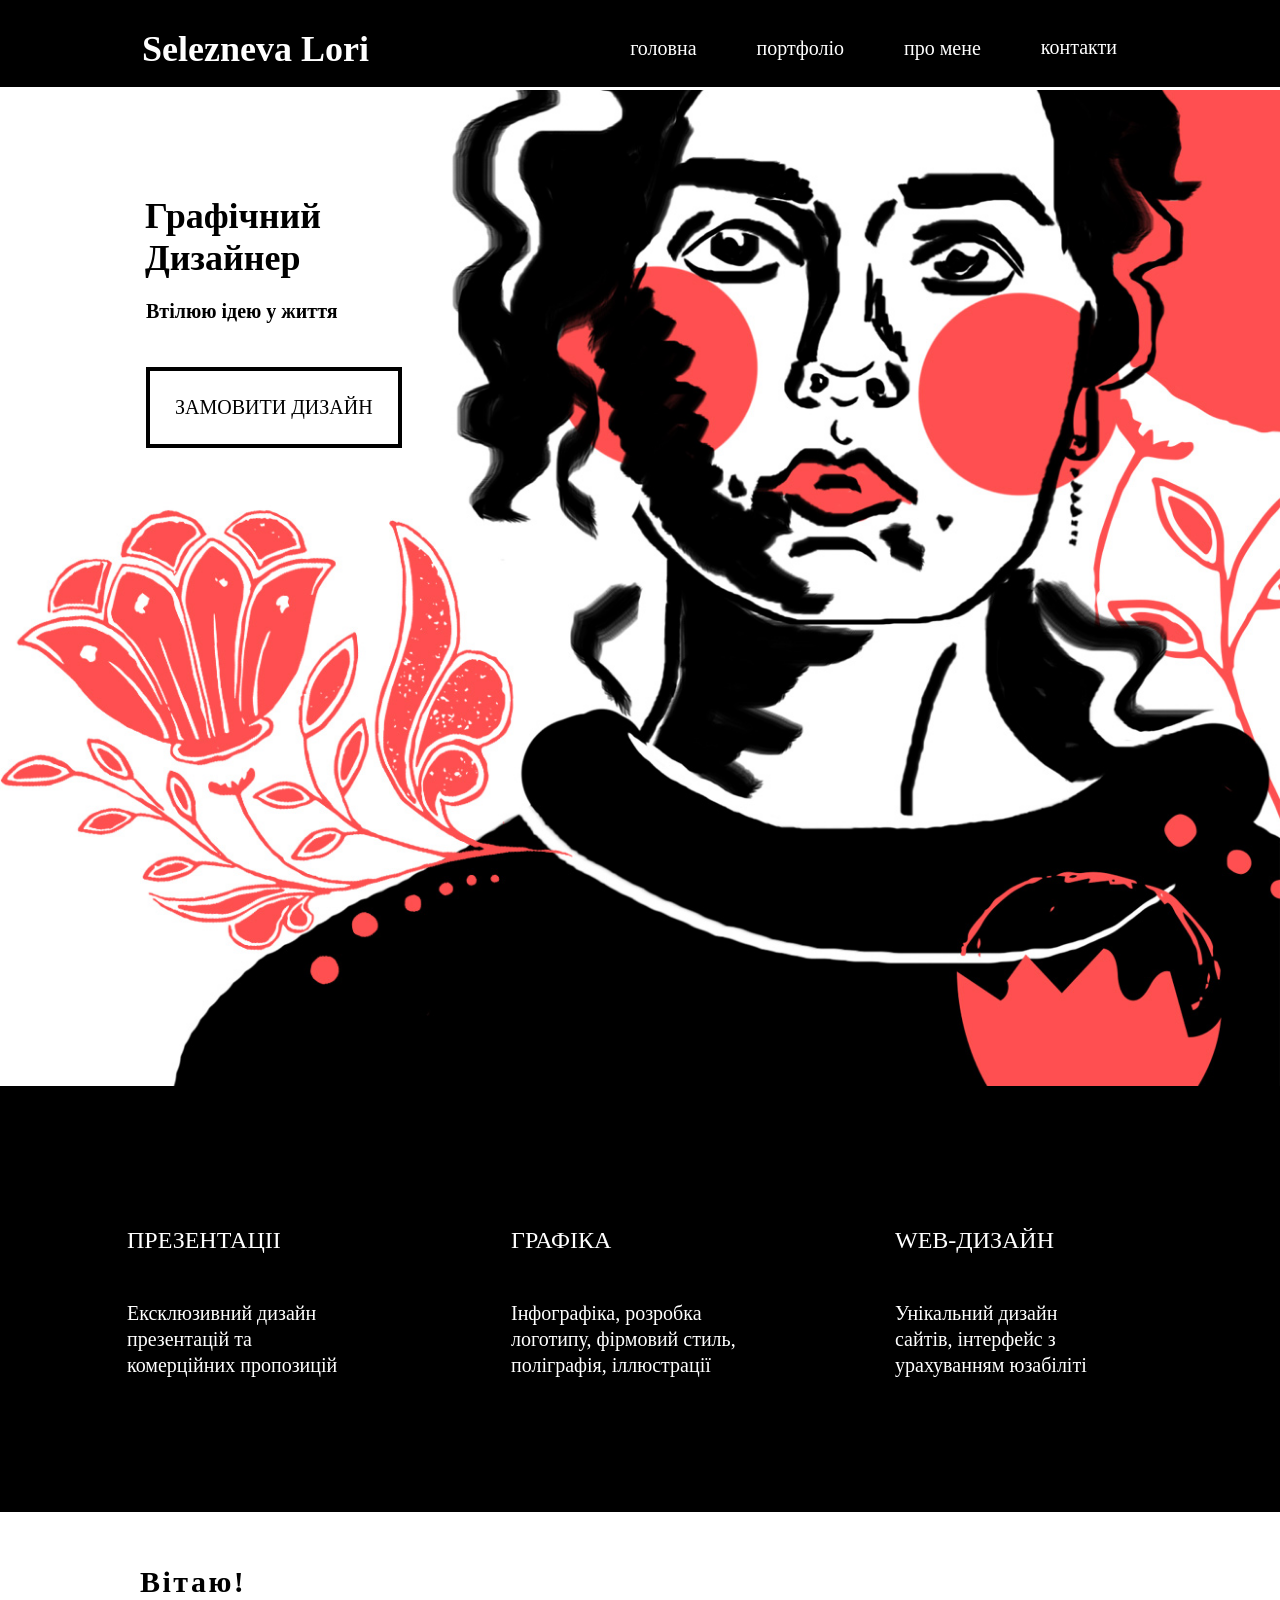
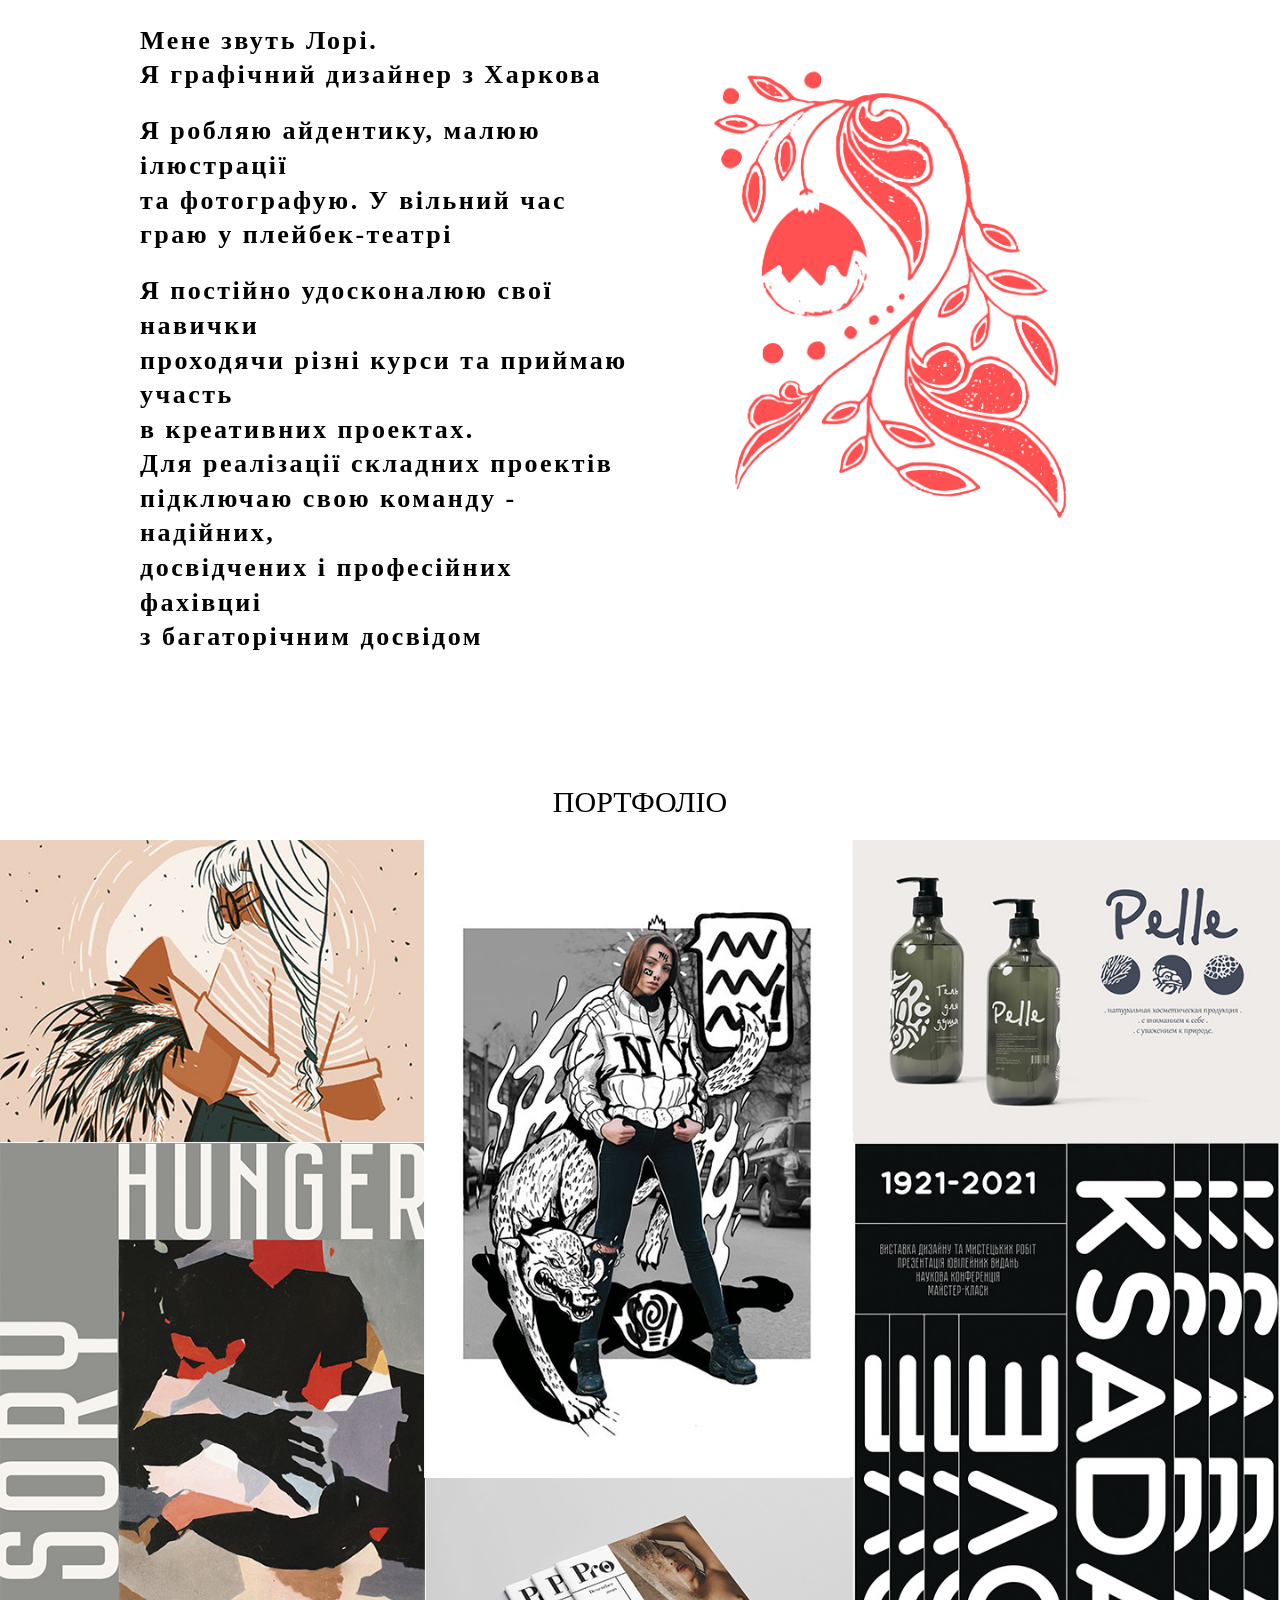
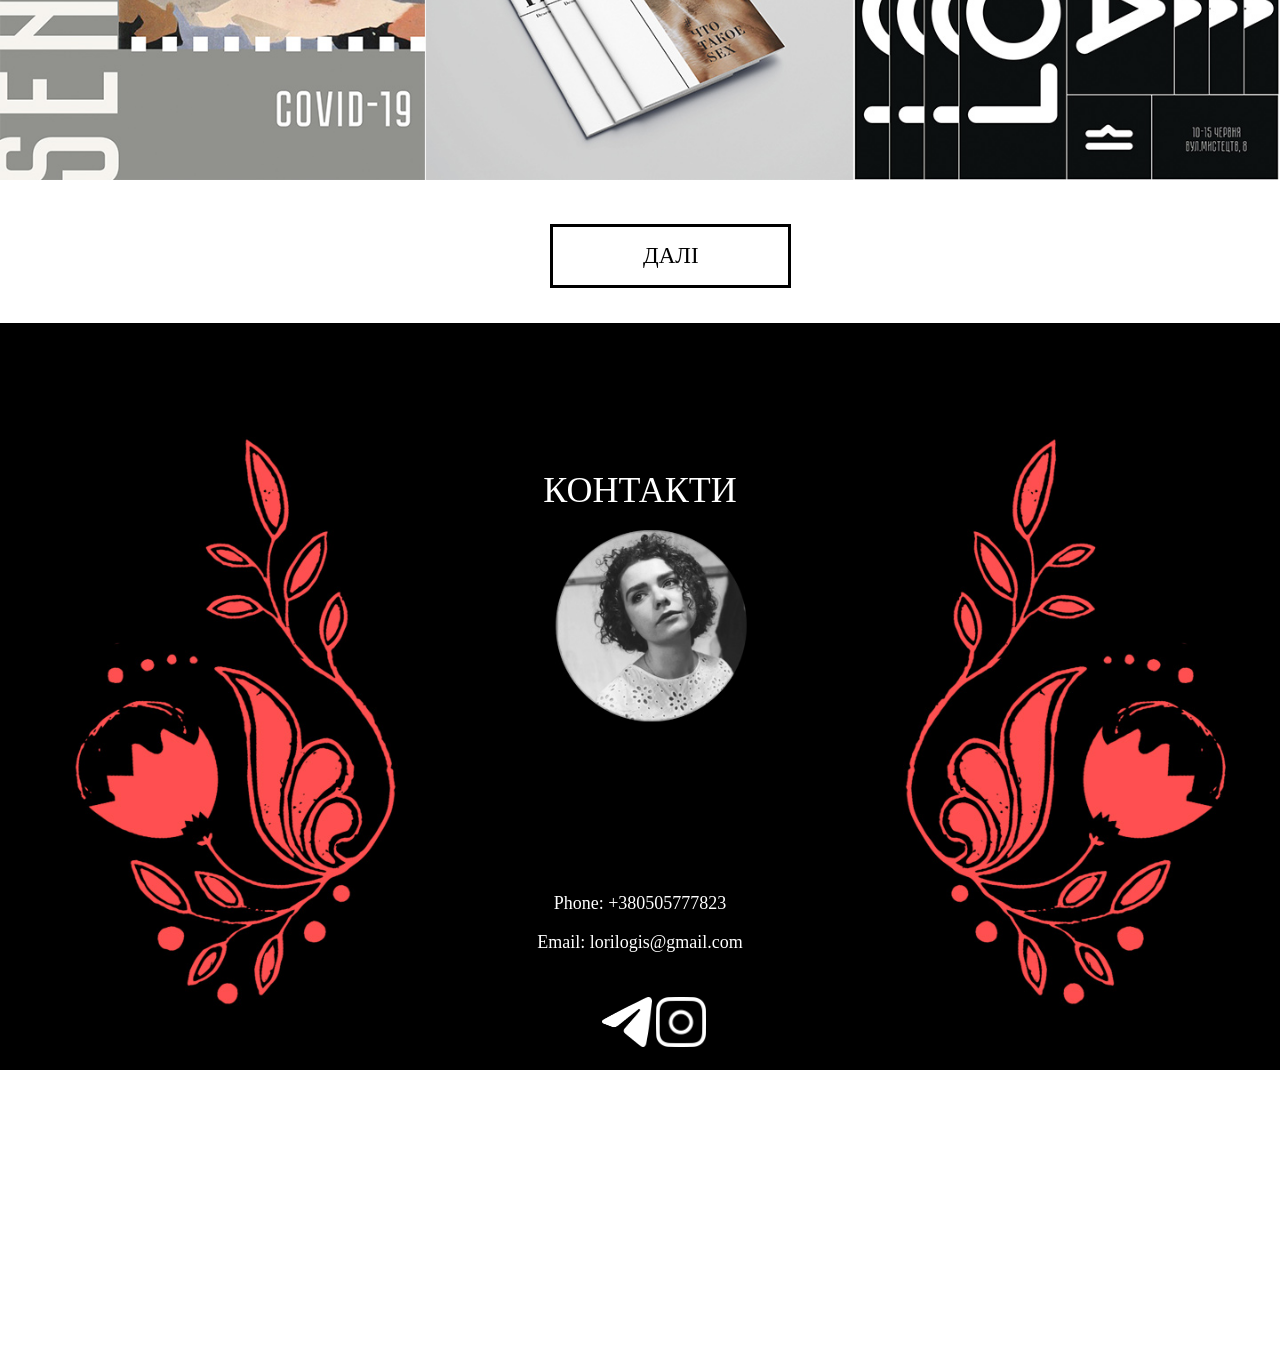
<file: siteportfolio/siteportfolio/index.html>
<!DOCTYPE html>
<html lang="en">

<head>
    <meta charset="UTF-8">
    <meta http-equiv="X-UA-Compatible" content="IE=edge">
    <meta name="viewport" content="width=device-width, initial-scale=1.0">
    <link rel="stylesheet" href="style.css">
    <title>Portfolio</title>
</head>

<body>
    <header>
            <h1 class="header-s">Selezneva Lori</h1>
            <div class="desktop">
                <nav class="menurow">
                  <a href="#main" class="m">головна</a> 
                  <a href="#portfolio" class="m">портфоліо</a>
                  <a href="#about" class="m">про мене</a>
                  <a href="#contacts" class="m1">контакти</a>
                </div>
            </div>
        </div>
    </header>
    
        <div class="mainpic">
            <div class="container">
            <h1 class="graphdes" id = "main">Графічний<br>Дизайнер</h1>
            <h2 class="idea">Втілюю ідею у життя</h2>
            <a class="boot" href="#contacts">ЗАМОВИТИ ДИЗАЙН</a>
            <img class="flowerhead" src="pic/Цветок голова.jpg" alt="" srcset=""></div>
        </div>
    </div>
        <div class="skills">
            <div class="skill1">
                <h1 class="present">ПРЕЗЕНТАЦІІ</h1>
                <h3 class="ex">Ексклюзивний дизайн<br>
                презентацій та<br>
                комерційних пропозицій
                </h3>
            </div>
            <div class="skill2">
                <h1 class="present">ГРАФІКА</h1>
                <h3 class="ex">Інфографіка, розробка<br>
                логотипу, фірмовий стиль,<br>
                поліграфія, іллюстрації
                </h3>
            </div>
            <div class="skill3">
                <h1 class="present">WEB-ДИЗАЙН</h1>
                <h3 class="ex">Унікальний дизайн<br>
                сайтів, інтерфейс з<br>
                урахуванням юзабіліті
                </h3>
            </div>

        </div>
    <div class="hello">
        <div class="iam">
            <h1 class="vit" id="about">Вітаю!</h1>
            <h2 class="lori">Мене звуть Лорі.<br>
            Я графічний дизайнер з Харкова<br>
            </h2>
            <h2 class="lori">Я робляю айдентику, малюю ілюстрації<br>
            та фотографую. У вільний час<br>
            граю у плейбек-театрі<br>
            </h2>
            <h2 class="lori">Я постійно удосконалюю свої навички<br>
            проходячи різні курси та приймаю участь<br>
        в креативних проектах.<br>
    Для реалізації складних проектів<br>
підключаю свою команду - надійних,<br>
досвідчених і професійних фахівциі<br>
з багаторічним досвідом</h2>
        </div>
        <img class="vetka" src="pic/Ветка.jpg" alt="" srcset="">
    </div>
    <h1 class="portfolio" id = "portfolio">ПОРТФОЛІО</h1>
    <div class="portfoliofoto">
      <img class ="picportf" src="pic/picportf.jpg" alt="" srcset="">
        </div>
    </div>
    <div class="but">
    <a class="boot1" href="#contacts">ДАЛІ</a></div>
    <div class="footer">
        <h1 class="context" id="contacts">КОНТАКТИ</h1>
     <h3 class="texte">Phone: +380505777823</h3>
     <h3 class="texte1">Email: lorilogis@gmail.com</h3>
     <div class="soc">
      <a href="http://"><img  class ="teleg" src="pic/телеграм.png" alt="" srcset=""></a>   
      <a href="http://">  <img class ="inst"src="pic/inst.png" alt="" srcset=""></a>   
     </div>
    </div>
</body>

</html>
</file>
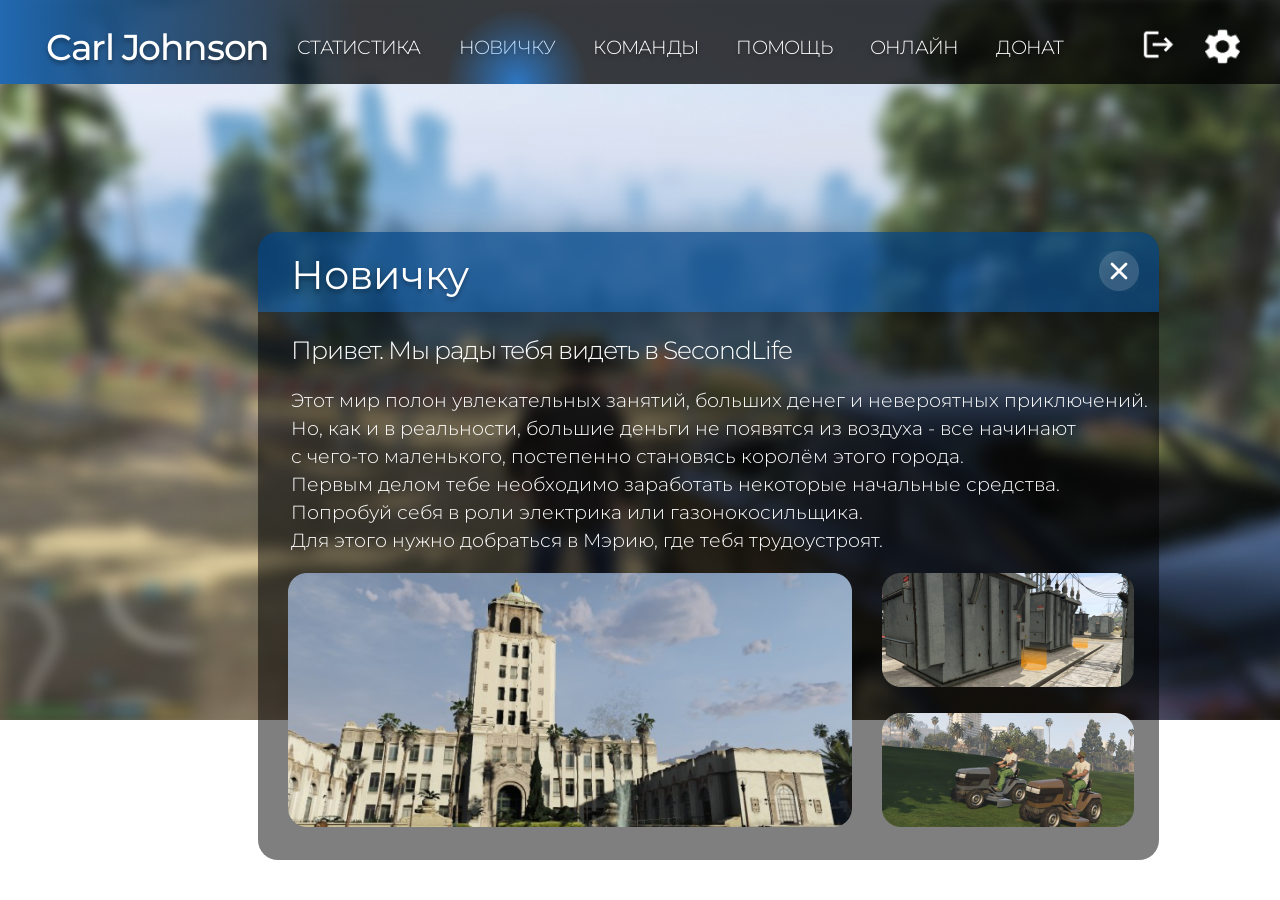
<file: design/design/beginer.html>
<!DOCTYPE html>
<html lang="en">

<head>
    <meta charset="UTF-8">
    <meta http-equiv="X-UA-Compatible" content="IE=edge">
    <meta name="viewport" content="width=device-width, initial-scale=1.0">
    <link rel="stylesheet" href="beginer.css">
    <link href="dist/css/bootstrap.min.css" rel="stylesheet">
    <link rel="preconnect" href="https://fonts.gstatic.com">
    <link href="https://fonts.googleapis.com/css2?family=Montserrat:wght@400;500&display=swap" rel="stylesheet">
    <title>Document</title>
</head>

<body>
    <header class="align-items-center justify-content-center justify-content-md-between d-flex ">
        <h1 class="carl mb-3">Carl Johnson</h1>
      <div class="menu align-items-center justify-content-center justify-content-md-between">
          <nav class="navbar navbar-expand-sm menurow nav col-12 col-md-auto justify-content-center hi header">

              <a class="nav-link a statist mr-5 mb-3" href="statictic.html">СТАТИСТИКА</a>


              <a class="nav-link b mr-5 mb-3" href="beginer.html">НОВИЧКУ</a>


              <a class="nav-link c mr-5 mb-3" href="teams.html">КОМАНДЫ</a>

              <a class="nav-link d mr-5 mb-3" href="help.html">ПОМОЩЬ</a>

              <a class="nav-link  e  mr-5 mb-3" href="online.html">ОНЛАЙН</a>

              <a class="nav-link  f mb-3" href="donate.html">ДОНАТ</a>


          </nav>
          </h2>
      </div>
      <div class="text-end col-md-3 align-items-end justify-content-end z">
          <a class="set" href="settings.html" style="float: right;"></a>
          <a href="http://"><img class="exit" src="pic/ExitIcon.png" width="35px" height="35px"  style="float: right;"></a>
      </div>
      </div>
  </header>
    <main>
        <div class="parentt">
            <div class="block">
                <div class="stat">
                    <div class="d-flex">
                        <h1 class="textstatic">Новичку</h1>
                        <button class="exitbut"></button> </div>
                </div>
                <div class="paragr">
                    <h2 class="hi">Привет. Мы рады тебя видеть в SecondLife</h2>
                    <h3 class="this">
                        Этот мир полон увлекательных занятий, больших денег и невероятных приключений. <br>
                        Но, как и в реальности, большие деньги не появятся из воздуха - все начинают<br>
                        с чего-то маленького, постепенно становясь королём этого города. <br>
                        Первым делом тебе необходимо заработать некоторые начальные средства.<br>
                        Попробуй себя в роли электрика или газонокосильщика.<br>
                        Для этого нужно добраться в Мэрию, где тебя трудоустроят.</h3>
                </div>
                <div class="row">
                    <div class="col">
                        <img class="bigimage" src="pic/Bigimage.png" alt="" srcset="">
                    </div>
                    <div class="col">
                        <img class="smallimage1" src="pic/Smallimageup.png" alt="" srcset="">
                        <img class="smallimage2" src="pic/Smallimagedown.png" alt="" srcset="">
                    </div>
                </div>
            </div>
        </div>
</body>

</html>
</file>
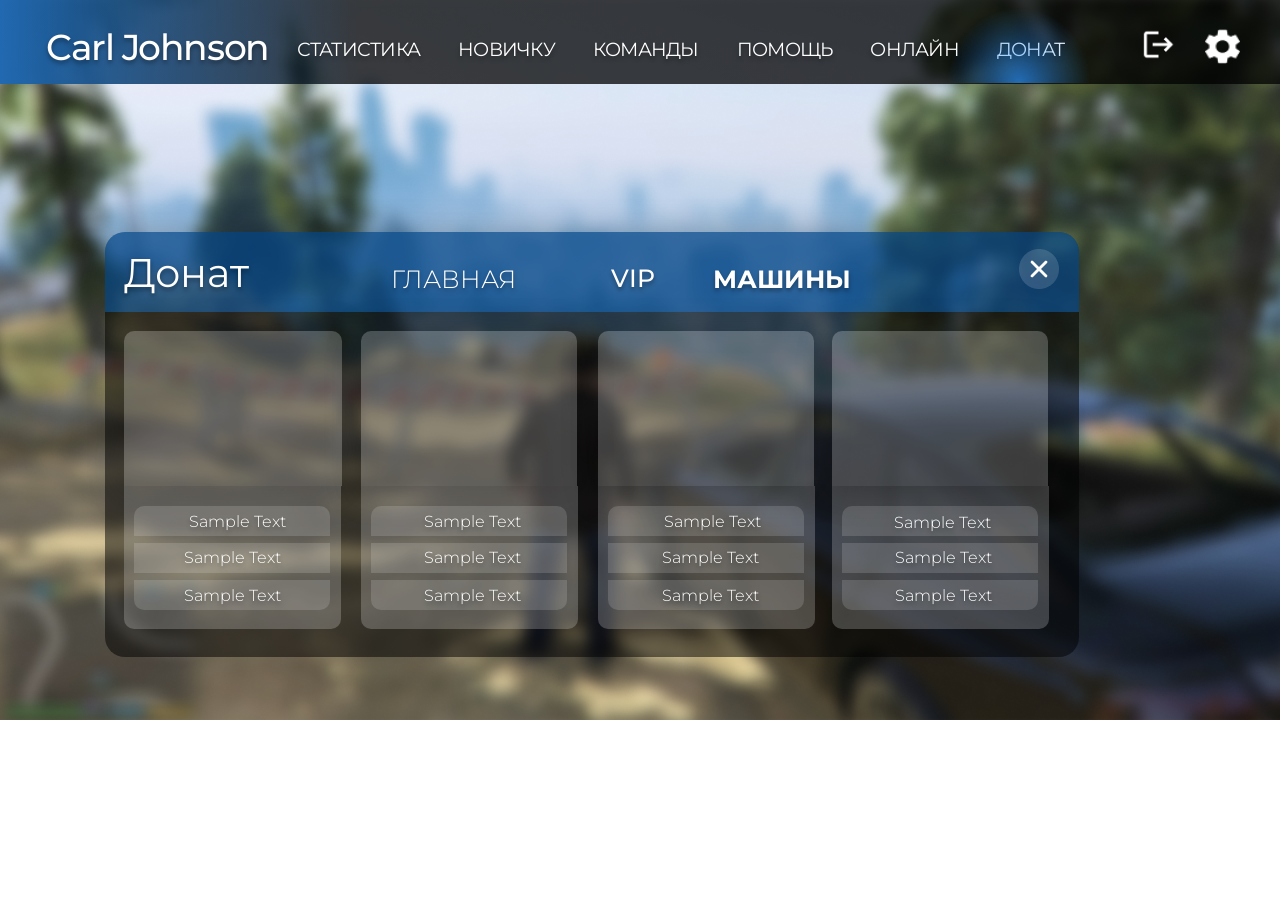
<file: design/design/cars.html>
<!DOCTYPE html>
<html lang="en">

<head>
    <meta charset="UTF-8">
    <meta http-equiv="X-UA-Compatible" content="IE=edge">
    <meta name="viewport" content="width=device-width, initial-scale=1.0">
    <link rel="stylesheet" href="cars.css">
    <link href="dist/css/bootstrap.min.css" rel="stylesheet">
    <link rel="preconnect" href="https://fonts.gstatic.com">
    <link href="https://fonts.googleapis.com/css2?family=Montserrat:wght@400;500&display=swap" rel="stylesheet">
    <title>Document</title>
</head>

<body>
    <header class="align-items-center justify-content-center justify-content-md-between d-flex ">
        <h1 class="carl mb-3">Carl Johnson</h1>
      <div class="menu align-items-center justify-content-center justify-content-md-between">
          <nav class="navbar navbar-expand-sm menurow nav col-12 col-md-auto justify-content-center hi header">

              <a class="nav-link a statist mr-5 mb-3" href="statictic.html">СТАТИСТИКА</a>


              <a class="nav-link b mr-5 mb-3" href="beginer.html">НОВИЧКУ</a>


              <a class="nav-link c mr-5 mb-3" href="teams.html">КОМАНДЫ</a>

              <a class="nav-link d mr-5 mb-3" href="help.html">ПОМОЩЬ</a>

              <a class="nav-link  e  mr-5 mb-3" href="online.html">ОНЛАЙН</a>

              <a class="nav-link  fe mb-3" href="donate.html">ДОНАТ</a>


          </nav>
          </h2>
      </div>
      <div class="text-end col-md-3 align-items-end justify-content-end z">
          <a class="set" href="settings.html" style="float: right;"></a>
          <a href="http://"><img class="exit" src="pic/ExitIcon.png" width="35px" height="35px"  style="float: right;"></a>
      </div>
      </div>
  </header>
  <main>
      <div class="parentt">
        <div class="block">
            <div class="stat">
                <div class="d-flex">
                    <h1 class="textstatic">Донат</h1>
                    <h1 class="main"><a href="main.html">ГЛАВНАЯ</a></h1>
                    <h1 class="vip"><a href="donate.html">VIP</a></h1>
                    <h1 class="cars"><a href="cars.html"><strong style="font-weight: bold;">МАШИНЫ</strong></a></h1>
                    <button class="exitbut"></button>
                </div>
                <div class="vipblock">
                    <div class="row">
                        <div class="col-1 type1">
                            <div id="slidetop">
                                <div class="bronze">

                                </div>
                                <div class="info1">
                                    <div class="fast"><span class="fasttext">Sample Text</span></div>
                                    <div class="tl"><span class="teamleave">Sample Text</span></div>
                                    <div class="bh"><span class="hand">Sample Text</span></div>
                                </div>
                                <div class="slide_in">
                                    
                                </div>
                            </div>
                        </div>
                        <div class="col-1 type2">
                            <div id="slidetop">
                                <div class="silver">
                                    
                                </div>
                                <div class="info2">
                                    <div class="bronzeplus"><span class="bronzetextsil">Sample Text</span></div>
                                    <div class="exp"><span class="exptext">Sample Text</span></div>
                                    <div class="sold"><span class="soldtext">Sample Text</span></div>
                                </div>
                                <div class="slide_in">

                                </div>
                            </div>
                        </div>
                        <div class="col-1 type3">
                            <div id="slidetop">
                                <div class="gold">
                                   
                                </div>
                                <div class="info3">
                                    <div class="goldeplus"><span class="goldtextsil">Sample Text</span></div>
                                    <div class="prem"><span class="premtext">Sample Text</span></div>
                                    <div class="sold75"><span class="sold75text">Sample Text</span></div>
                                </div>
                                <div class="slide_in">

                                </div>
                            </div>
                        </div>
                        <div class="col-1 type4">
                            <div id="slidetop">
                                <div class="platinum">
                                
                                </div>
                                <div class="info4">
                                    <div class="platplus"><span class="plattext">Sample Text</span></div>
                                    <div class="viphata"><span class="viphatatext">Sample Text</span></div>
                                    <div class="sold90"><span class="sold90text">Sample Text</span></div>
                                </div>
                                <div class="slide_in">

                                </div>
                            </div>
                        </div>
                    </div>
               

                <div class="vipblock1">
                    <div class="row">
                        <div class="col-2 type11">
                            <div id="slidetop">
                                <div class="bronzee">
                                    <h1 class="bronzet1"></h1>
                                    <h3 class="text150"></h3>
                                </div>
                                <div class="info11">
                                   <button><span class="buy">Купить</span></button>
                                </div>
                                <div class="slide_in">
                                    
                                </div>
                            </div>
                        </div>
                        <div class="col-2 type22">
                            <div id="slidetop">
                                <div class="silverr">
                                    <h1 class="silver1"></h1>
                                    <h3 class="text225"></h3>
                                </div>
                                <div class="info22">
                                    <button><span class="buy">Купить</span></button>
                              </div>
                                <div class="slide_in">

                                </div>
                            </div>
                        </div>
                        <div class="col-2 type33">
                            <div id="slidetop">
                                <div class="golde">
                                    <h1 class="gold2"></h1>
                                
                                </div>
                                <div class="info33">
                                    <button><span class="buy">Купить</span></button></div>
                                <div class="slide_in">

                                </div>
                            </div>
                        </div>
                        <div class="col-2 type44">
                            <div id="slidetop">
                                <div class="platinumm">

                                    <h1 class="platinum2"></h1>
                                    <h3 class="text350"></h3>
                                    <h4 class="skidka"></h4>
                                </div>
                                <div class="info55">
                                    <button><span class="buy">Купить</span></button></div>
                               



                                <div class="slide_in">

                                </div>
                            </div>
                        </div>
                    </div>
                </div> </div>
            </div>
        </div>
</body>
</html>
</file>
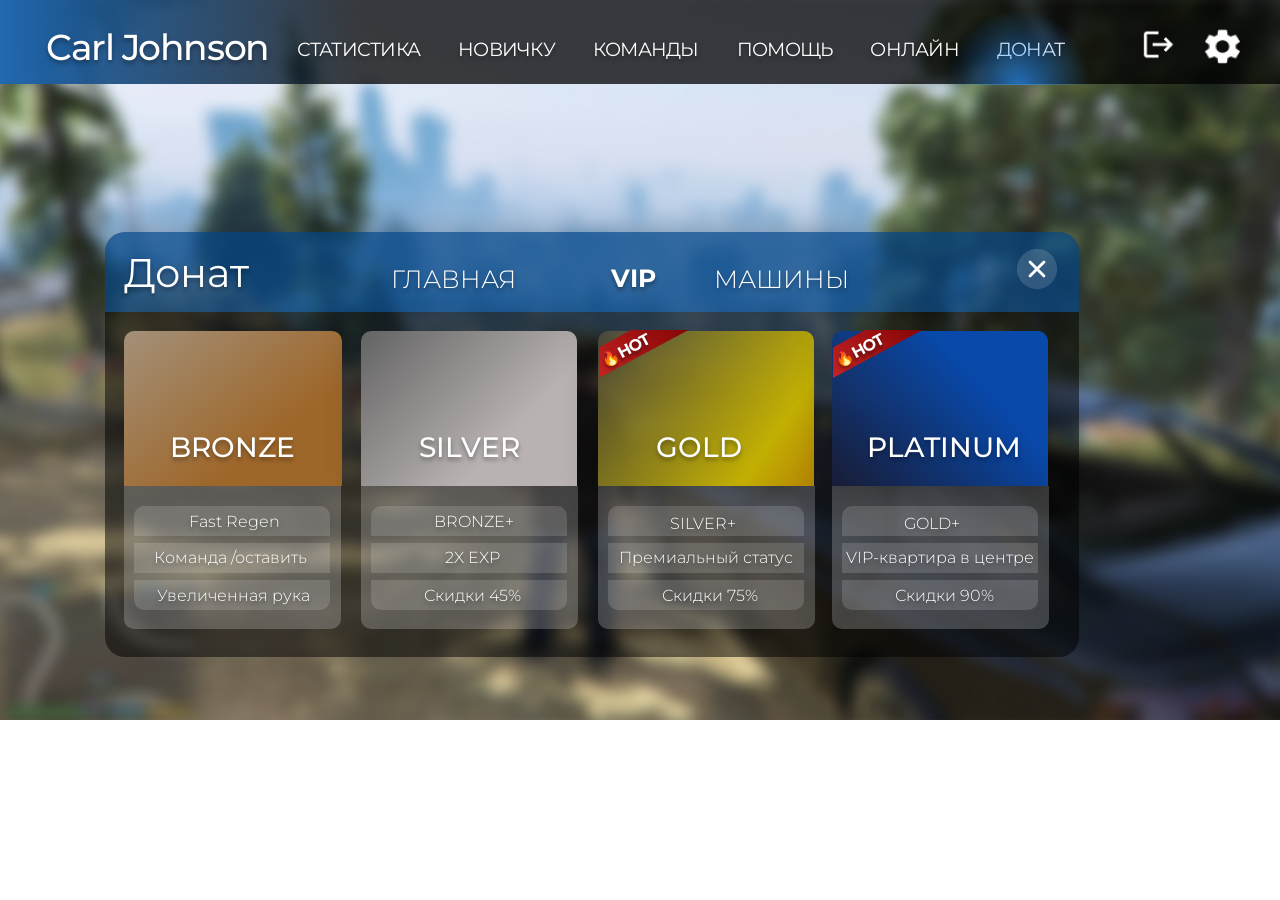
<file: design/design/donate.html>
<!DOCTYPE html>
<html lang="en">

<head>
    <meta charset="UTF-8">
    <meta http-equiv="X-UA-Compatible" content="IE=edge">
    <meta name="viewport" content="width=device-width, initial-scale=1.0">
    <link rel="stylesheet" href="donate.css">
    <link href="dist/css/bootstrap.min.css" rel="stylesheet">
    <link rel="preconnect" href="https://fonts.gstatic.com">
    <link href="https://fonts.googleapis.com/css2?family=Montserrat:wght@400;500&display=swap" rel="stylesheet">
    <title>Document</title>
</head>

<body>
    <header class="align-items-center justify-content-center justify-content-md-between d-flex ">
        <h1 class="carl mb-3">Carl Johnson</h1>
      <div class="menu align-items-center justify-content-center justify-content-md-between">
          <nav class="navbar navbar-expand-sm menurow nav col-12 col-md-auto justify-content-center hi header">

              <a class="nav-link a statist mr-5 mb-3" href="statictic.html">СТАТИСТИКА</a>


              <a class="nav-link b mr-5 mb-3" href="beginer.html">НОВИЧКУ</a>


              <a class="nav-link c mr-5 mb-3" href="teams.html">КОМАНДЫ</a>

              <a class="nav-link d mr-5 mb-3" href="help.html">ПОМОЩЬ</a>

              <a class="nav-link  e  mr-5 mb-3" href="online.html">ОНЛАЙН</a>

              <a class="nav-link  fe mb-3" href="donate.html">ДОНАТ</a>


          </nav>
          </h2>
      </div>
      <div class="text-end col-md-3 align-items-end justify-content-end z">
          <a class="set" href="settings.html" style="float: right;"></a>
          <a href="http://"><img class="exit" src="pic/ExitIcon.png" width="35px" height="35px"  style="float: right;"></a>
      </div>
      </div>
  </header>
  <main>
      <div class="parentt">
        <div class="block">
            <div class="stat">
                <div class="d-flex">
                    <h1 class="textstatic">Донат</h1>
                    <h1 class="main"><a href="main.html">ГЛАВНАЯ</a></h1>
                    <h1 class="vip"><a href="donate.html"><strong>VIP</strong></a></h1>
                    <h1 class="cars"><a href="cars.html">МАШИНЫ</a></h1>
                    <button class="exitbut"></button>
                </div>
                <div class="vipblock">
                    <div class="row">
                        <div class="col-1 type1">
                            <div id="slidetop">
                                <div class="bronze">
                                    <h1 class="bronzet1">BRONZE</h1>
                                </div>
                                <div class="info1">
                                    <div class="fast"><span class="fasttext">Fast Regen</span></div>
                                    <div class="tl"><span class="teamleave">Команда /оставить</span></div>
                                    <div class="bh"><span class="hand">Увеличенная рука</span></div>
                                </div>
                                <div class="slide_in">
                                    
                                </div>
                            </div>
                        </div>
                        <div class="col-1 type2">
                            <div id="slidetop">
                                <div class="silver">
                                    <h1 class="silver1">SILVER</h1>
                                </div>
                                <div class="info2">
                                    <div class="bronzeplus"><span class="bronzetextsil">BRONZE+</span></div>
                                    <div class="exp"><span class="exptext">2X EXP</span></div>
                                    <div class="sold"><span class="soldtext">Скидки 45%</span></div>
                                </div>
                                <div class="slide_in">

                                </div>
                            </div>
                        </div>
                        <div class="col-1 type3">
                            <div id="slidetop">
                                <div class="gold">
                                    <h1 class="gold1">GOLD</h1>
                                </div>
                                <div class="info3">
                                    <div class="goldeplus"><span class="goldtextsil">SILVER+</span></div>
                                    <div class="prem"><span class="premtext">Премиальный статус</span></div>
                                    <div class="sold75"><span class="sold75text">Скидки 75%</span></div>
                                </div>
                                <div class="slide_in">

                                </div>
                            </div>
                        </div>
                        <div class="col-1 type4">
                            <div id="slidetop">
                                <div class="platinum">
                                    <h1 class="platinum1">PLATINUM</h1>
                                </div>
                                <div class="info4">
                                    <div class="platplus"><span class="plattext">GOLD+</span></div>
                                    <div class="viphata"><span class="viphatatext">VIP-квартира в центре</span></div>
                                    <div class="sold90"><span class="sold90text">Скидки 90%</span></div>
                                </div>
                                <div class="slide_in">

                                </div>
                            </div>
                        </div>
                    </div>
               

                <div class="vipblock1">
                    <div class="row">
                        <div class="col-1 type11">
                            <div id="slidetop">
                                <div class="bronzee">
                                    <h1 class="bronzet1"></h1>
                                    <h3 class="text150">150 COINS</h3>
                                </div>
                                <div class="info11">
                                   <button><span class="buy">Купить</span></button>
                                </div>
                                <div class="slide_in">
                                    
                                </div>
                            </div>
                        </div>
                        <div class="col-1 type22">
                            <div id="slidetop">
                                <div class="silverr">
                                    <h1 class="silver1"></h1>
                                    <h3 class="text225">225 COINS</h3>
                                </div>
                                <div class="info22">
                                    <button><span class="buy">Купить</span></button>
                              </div>
                                <div class="slide_in">

                                </div>
                            </div>
                        </div>
                        <div class="col-1 type33">
                            <div id="slidetop">
                                <div class="golde">
                                    <h1 class="gold2"></h1>
                                    <h3 class="text250"><span style="text-decoration: line-through;">300</span> 250 COINS</h3>
                                    <h4 class="skidka">Скидка действует до 01.07</h4>
                                </div>
                                <div class="info33">
                                    <button><span class="buy">Купить</span></button></div>
                                <div class="slide_in">

                                </div>
                            </div>
                        </div>
                        <div class="col-1 type44">
                            <div id="slidetop">
                                <div class="platinumm">

                                    <h1 class="platinum2"></h1>
                                    <h3 class="text350"><span style="text-decoration: line-through;">400</span> 350 COINS</h3>
                                    <h4 class="skidka">Скидка действует до 01.07</h4>
                                </div>
                                <div class="info55">
                                    <button><span class="buy">Купить</span></button></div>
                               



                                <div class="slide_in">

                                </div>
                            </div>
                        </div>
                    </div>
                </div> </div>
            </div>
        </div>
</body>
</html>
</file>
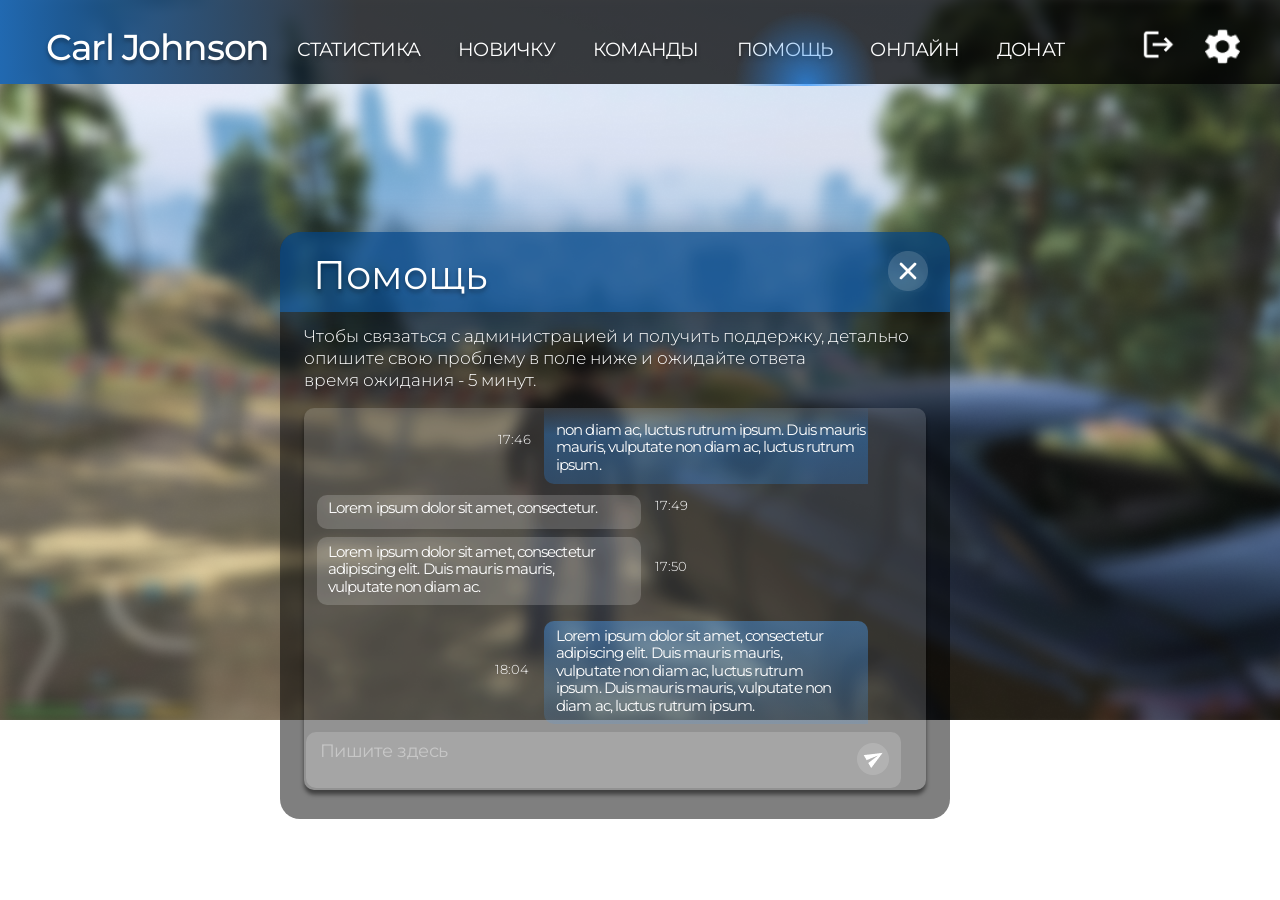
<file: design/design/help.html>
<!DOCTYPE html>
<html lang="en">

<head>
    <meta charset="UTF-8">
    <meta http-equiv="X-UA-Compatible" content="IE=edge">
    <meta name="viewport" content="width=device-width, initial-scale=1.0">
    <link rel="stylesheet" href="help.css">
    <link href="dist/css/bootstrap.min.css" rel="stylesheet">
    <link rel="preconnect" href="https://fonts.gstatic.com">
    <link href="https://fonts.googleapis.com/css2?family=Montserrat:wght@400;500&display=swap" rel="stylesheet">
    <title>Document</title>
</head>

<body>
    <header class="align-items-center justify-content-center justify-content-md-between d-flex ">
        <h1 class="carl mb-3">Carl Johnson</h1>
      <div class="menu align-items-center justify-content-center justify-content-md-between">
          <nav class="navbar navbar-expand-sm menurow nav col-12 col-md-auto justify-content-center hi header">

              <a class="nav-link a statist mr-5 mb-3" href="statictic.html">СТАТИСТИКА</a>


              <a class="nav-link b mr-5 mb-3" href="beginer.html">НОВИЧКУ</a>


              <a class="nav-link c mr-5 mb-3" href="teams.html">КОМАНДЫ</a>

              <a class="nav-link d mr-5 mb-3" href="help.html">ПОМОЩЬ</a>

              <a class="nav-link  e  mr-5 mb-3" href="online.html">ОНЛАЙН</a>

              <a class="nav-link  fe mb-3" href="donate.html">ДОНАТ</a>


          </nav>
          </h2>
      </div>
      <div class="text-end col-md-3 align-items-end justify-content-end z">
          <a class="set" href="settings.html" style="float: right;"></a>
          <a href="http://"><img class="exit" src="pic/ExitIcon.png" width="35px" height="35px"  style="float: right;"></a>
      </div>
      </div>
  </header>
  <main>
      <div class="parentt">
        <div class="block">
            <div class="stat">
                <div class="d-flex">
                    <h1 class="textstatic">Помощь</h1>
                    <button class="exitbut"></button></div> 
            </div>
            <div class="textcol">
                <h2 class="t">Чтобы связаться с администрацией и получить поддержку, детально<br>
                    опишите свою проблему в поле ниже и ожидайте ответа<br>
                    время ожидания - 5 минут.</h2>
            </div>
            <div class="helping">
                <div class="col">
                    <div class="row">
                        <span class="time1">17:46</span>
                        <div class="block1"><span class="text1"> non diam ac, luctus rutrum ipsum. Duis mauris mauris,
                                vulputate non diam ac, luctus rutrum ipsum. </span> </div>
                    </div>
                    <div class="row">
                        <div class="block2"><span class="text2">Lorem ipsum dolor sit amet, consectetur.</span></div>
                        <span class="time2">17:49</span> 
                    </div>
                    <div class="row">
                        <div class="block3"><span class="text3">Lorem ipsum dolor sit amet, consectetur<br>
                            adipiscing elit. Duis mauris mauris,<br>
                            vulputate non diam ac.</span></div>
                        <span class="time3">17:50</span> 
                    </div>
                    <div class="row">
                        <div class="block4"><span class="text4">Lorem ipsum dolor sit amet, consectetur<br>
                             adipiscing elit. Duis mauris mauris,<br>
                              vulputate non diam ac, luctus rutrum<br>
                               ipsum.  Duis mauris mauris, vulputate non<br>
                                diam ac, luctus rutrum ipsum. </span></div>
                        <span class="time4">18:04</span> 
                    </div>
                    </div>
                    </div>
                    <div class="writespace">
                        <input type="text" name="" id="send" value="Пишите здесь" class="send">
                        <input type="submit" value="" id="telega">
                    </div>
                </div>
            </div>
        </div>
<?
</body>

</html>
</file>
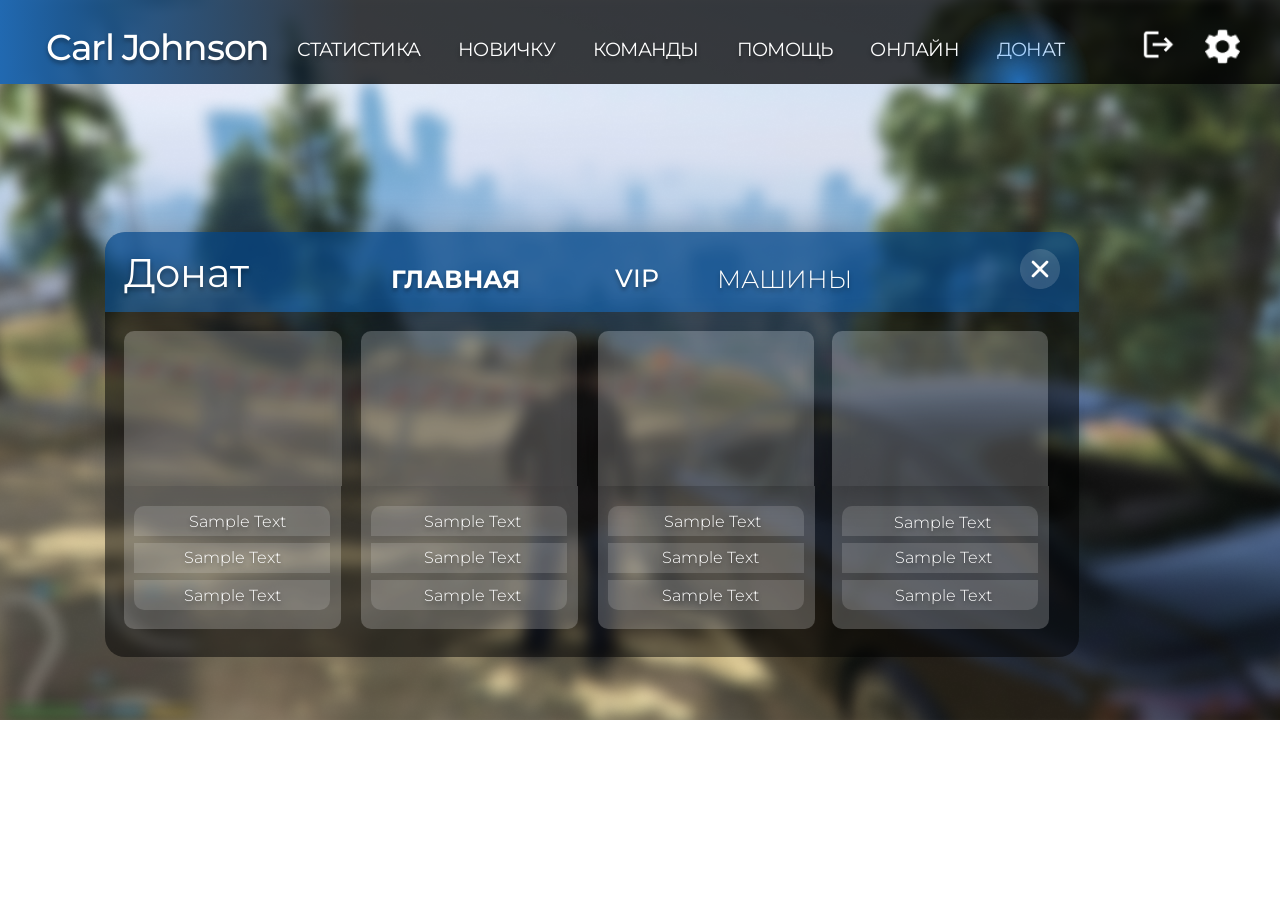
<file: design/design/main.html>
<!DOCTYPE html>
<html lang="en">

<head>
    <meta charset="UTF-8">
    <meta http-equiv="X-UA-Compatible" content="IE=edge">
    <meta name="viewport" content="width=device-width, initial-scale=1.0">
    <link rel="stylesheet" href="cars.css">
    <link href="dist/css/bootstrap.min.css" rel="stylesheet">
    <link rel="preconnect" href="https://fonts.gstatic.com">
    <link href="https://fonts.googleapis.com/css2?family=Montserrat:wght@400;500&display=swap" rel="stylesheet">
    <title>Document</title>
</head>

<body>
    <header class="align-items-center justify-content-center justify-content-md-between d-flex ">
        <h1 class="carl mb-3">Carl Johnson</h1>
      <div class="menu align-items-center justify-content-center justify-content-md-between">
          <nav class="navbar navbar-expand-sm menurow nav col-12 col-md-auto justify-content-center hi header">

              <a class="nav-link a statist mr-5 mb-3" href="statictic.html">СТАТИСТИКА</a>


              <a class="nav-link b mr-5 mb-3" href="beginer.html">НОВИЧКУ</a>


              <a class="nav-link c mr-5 mb-3" href="teams.html">КОМАНДЫ</a>

              <a class="nav-link d mr-5 mb-3" href="help.html">ПОМОЩЬ</a>

              <a class="nav-link  e  mr-5 mb-3" href="online.html">ОНЛАЙН</a>

              <a class="nav-link  fe mb-3" href="donate.html">ДОНАТ</a>


          </nav>
          </h2>
      </div>
      <div class="text-end col-md-3 align-items-end justify-content-end z">
          <a class="set" href="settings.html" style="float: right;"></a>
          <a href="http://"><img class="exit" src="pic/ExitIcon.png" width="35px" height="35px"  style="float: right;"></a>
      </div>
      </div>
  </header>
  <main>
      <div class="parentt">
        <div class="block">
            <div class="stat">
                <div class="d-flex">
                    <h1 class="textstatic">Донат</h1>
                    <h1 class="main"><a href="main.html"><strong style="font-weight: bold;">ГЛАВНАЯ</strong></a></h1>
                    <h1 class="vip"><a href="donate.html">VIP</a></h1>
                    <h1 class="cars"><a href="cars.html">МАШИНЫ</a></h1>
                    <button class="exitbut"></button>
                </div>
                <div class="vipblock">
                    <div class="row">
                        <div class="col-1 type1">
                            <div id="slidetop">
                                <div class="bronze">

                                </div>
                                <div class="info1">
                                    <div class="fast"><span class="fasttext">Sample Text</span></div>
                                    <div class="tl"><span class="teamleave">Sample Text</span></div>
                                    <div class="bh"><span class="hand">Sample Text</span></div>
                                </div>
                                <div class="slide_in">
                                    
                                </div>
                            </div>
                        </div>
                        <div class="col-1 type2">
                            <div id="slidetop">
                                <div class="silver">
                                    
                                </div>
                                <div class="info2">
                                    <div class="bronzeplus"><span class="bronzetextsil">Sample Text</span></div>
                                    <div class="exp"><span class="exptext">Sample Text</span></div>
                                    <div class="sold"><span class="soldtext">Sample Text</span></div>
                                </div>
                                <div class="slide_in">

                                </div>
                            </div>
                        </div>
                        <div class="col-1 type3">
                            <div id="slidetop">
                                <div class="gold">
                                   
                                </div>
                                <div class="info3">
                                    <div class="goldeplus"><span class="goldtextsil">Sample Text</span></div>
                                    <div class="prem"><span class="premtext">Sample Text</span></div>
                                    <div class="sold75"><span class="sold75text">Sample Text</span></div>
                                </div>
                                <div class="slide_in">

                                </div>
                            </div>
                        </div>
                        <div class="col-1 type4">
                            <div id="slidetop">
                                <div class="platinum">
                                
                                </div>
                                <div class="info4">
                                    <div class="platplus"><span class="plattext">Sample Text</span></div>
                                    <div class="viphata"><span class="viphatatext">Sample Text</span></div>
                                    <div class="sold90"><span class="sold90text">Sample Text</span></div>
                                </div>
                                <div class="slide_in">

                                </div>
                            </div>
                        </div>
                    </div>
               

                <div class="vipblock1">
                    <div class="row">
                        <div class="col-2 type11">
                            <div id="slidetop">
                                <div class="bronzee">
                                    <h1 class="bronzet1"></h1>
                                    <h3 class="text150"></h3>
                                </div>
                                <div class="info11">
                                   <button><span class="buy">Купить</span></button>
                                </div>
                                <div class="slide_in">
                                    
                                </div>
                            </div>
                        </div>
                        <div class="col-2 type22">
                            <div id="slidetop">
                                <div class="silverr">
                                    <h1 class="silver1"></h1>
                                    <h3 class="text225"></h3>
                                </div>
                                <div class="info22">
                                    <button><span class="buy">Купить</span></button>
                              </div>
                                <div class="slide_in">

                                </div>
                            </div>
                        </div>
                        <div class="col-2 type33">
                            <div id="slidetop">
                                <div class="golde">
                                    <h1 class="gold2"></h1>
                                
                                </div>
                                <div class="info33">
                                    <button><span class="buy">Купить</span></button></div>
                                <div class="slide_in">

                                </div>
                            </div>
                        </div>
                        <div class="col-2 type44">
                            <div id="slidetop">
                                <div class="platinumm">

                                    <h1 class="platinum2"></h1>
                                    <h3 class="text350"></h3>
                                    <h4 class="skidka"></h4>
                                </div>
                                <div class="info55">
                                    <button><span class="buy">Купить</span></button></div>
                               



                                <div class="slide_in">

                                </div>
                            </div>
                        </div>
                    </div>
                </div> </div>
            </div>
        </div>
</body>
</html>
</file>
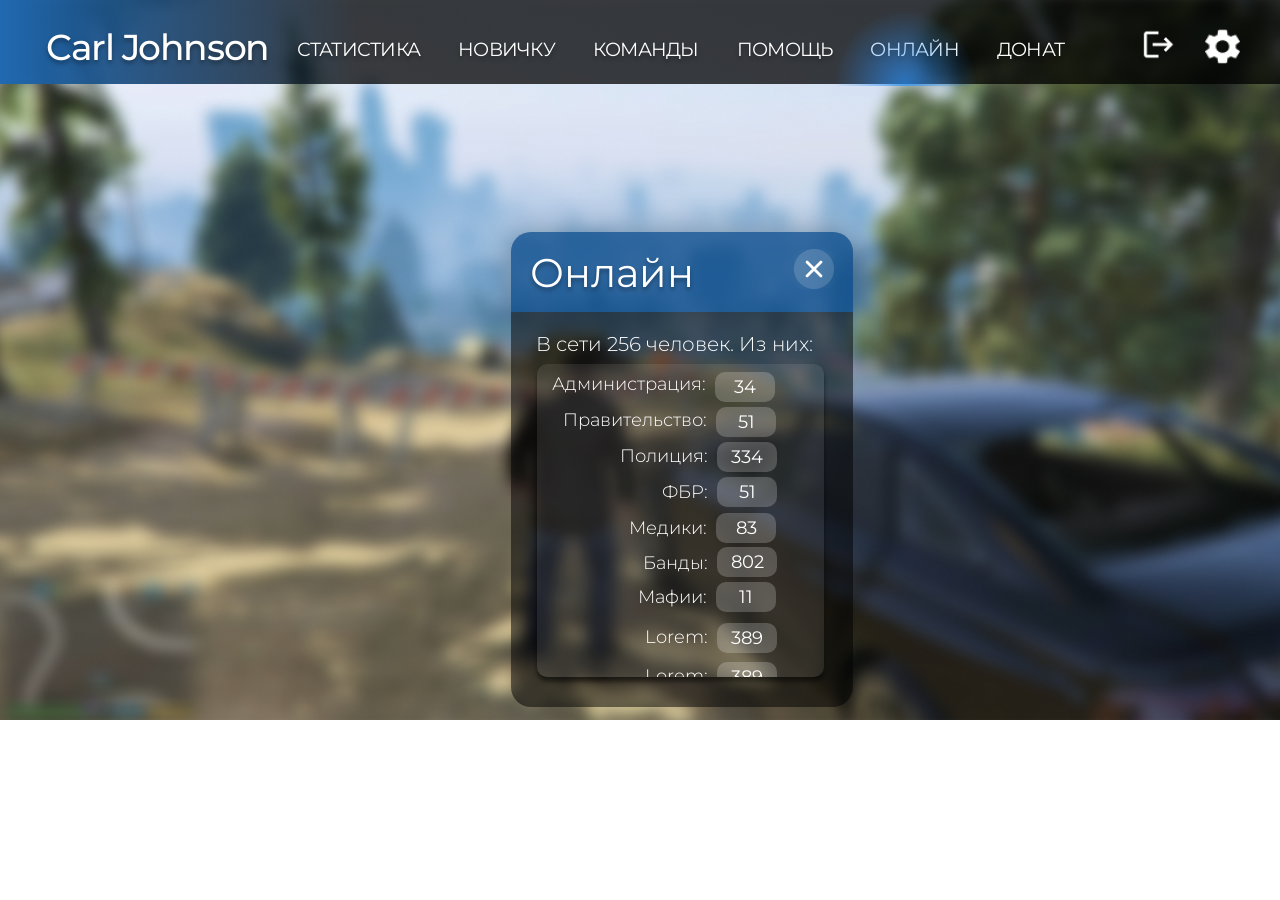
<file: design/design/online.html>
<!DOCTYPE html>
<html lang="en">

<head>
    <meta charset="UTF-8">
    <meta http-equiv="X-UA-Compatible" content="IE=edge">
    <meta name="viewport" content="width=device-width, initial-scale=1.0">
    <link rel="stylesheet" href="online.css">
    <link href="dist/css/bootstrap.min.css" rel="stylesheet">
    <link rel="preconnect" href="https://fonts.gstatic.com">
    <link href="https://fonts.googleapis.com/css2?family=Montserrat:wght@400;500&display=swap" rel="stylesheet">
    <title>Document</title>
</head>

<body>
    <header class="align-items-center justify-content-center justify-content-md-between d-flex ">
        <h1 class="carl mb-3">Carl Johnson</h1>
      <div class="menu align-items-center justify-content-center justify-content-md-between">
          <nav class="navbar navbar-expand-sm menurow nav col-12 col-md-auto justify-content-center hi header">

              <a class="nav-link a statist mr-5 mb-3" href="statictic.html">СТАТИСТИКА</a>


              <a class="nav-link b mr-5 mb-3" href="beginer.html">НОВИЧКУ</a>


              <a class="nav-link c mr-5 mb-3" href="teams.html">КОМАНДЫ</a>

              <a class="nav-link d mr-5 mb-3" href="help.html">ПОМОЩЬ</a>

              <a class="nav-link  e  mr-5 mb-3" href="online.html">ОНЛАЙН</a>

              <a class="nav-link  fe mb-3" href="donate.html">ДОНАТ</a>


          </nav>
          </h2>
      </div>
      <div class="text-end col-md-3 align-items-end justify-content-end z">
          <a class="set" href="settings.html" style="float: right;"></a>
          <a href="http://"><img class="exit" src="pic/ExitIcon.png" width="35px" height="35px"  style="float: right;"></a>
      </div>
      </div>
  </header>
  <main>
      <div class="parentt">
        <div class="block">
            <div class="stat">
                <div class="d-flex">
                    <h1 class="textstatic">Онлайн</h1>
                    <button class="exitbut"></button></div>
            </div>
            <h2 class="onlinetext">В сети 256 человек. Из них:</h2>
            <div class="countblock">
                <div class="d-flex">
                    <h3 class="t1">Администрация:</h3>
                        <input type="text" name="" id="admin" value="34">
                    </div>
                <div class="d-flex">
                    <h3 class="t2">Правительство:</h3>
                        <input type="text" name="" id="goverm" value="51">
                    </div>
           
                <div class="d-flex">
                    <h3 class="t3">Полиция:</h3>
                        <input type="text" name="" id="police" value="334">
                    </div>
             
                <div class="d-flex">
                    <h3 class="t4">ФБР:</h3>
                        <input type="text" name="" id="fbr" value="51">
                    </div>
                
                <div class="d-flex">
                    <h3 class="t5">Медики:</h3>
                        <input type="text" name="" id="med" value="83">
                    </div>
                
                <div class="d-flex">
                    <h3 class="t6">Банды:</h3>
                        <input type="text" name="" id="bands" value="802">
                    </div>
                
                <div class="d-flex">
                    <h3 class="t7">Мафии:</h3>
                        <input type="text" name="" id="maf" value="11">
                    </div>
                
                <div class="d-flex">
                    <h3 class="t8">Lorem:</h3>
                        <input type="text" name="" id="lorem" value="389">
                    </div>
                    <div class="d-flex">
                        <h3 class="t8">Lorem:</h3>
                            <input type="text" name="" id="lorem" value="389">
                        </div>
            </div>
        </div>
    </div>

</body>

</html>
</file>
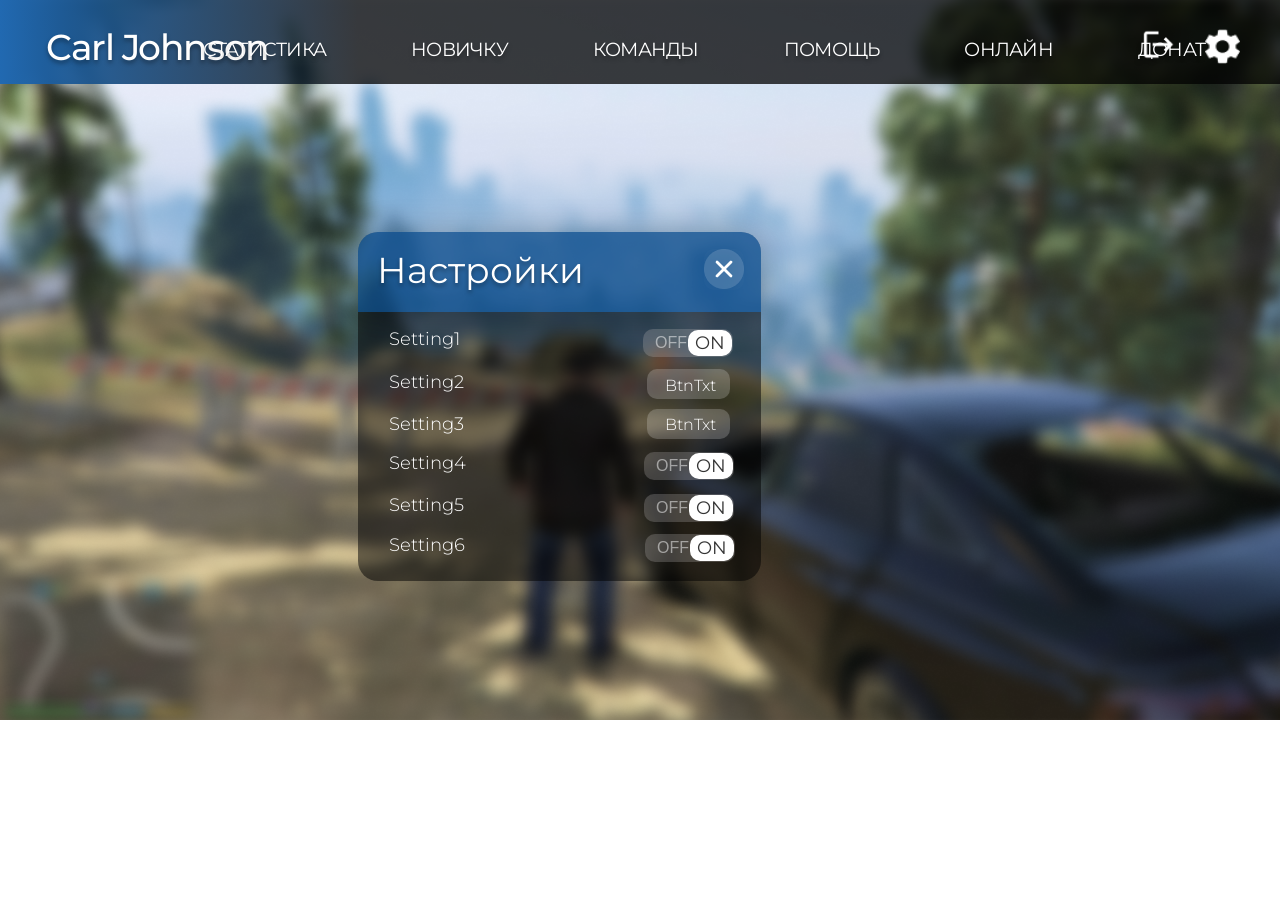
<file: design/design/settings.html>
<!DOCTYPE html>
<html lang="en">

<head>
    <meta charset="UTF-8">
    <meta http-equiv="X-UA-Compatible" content="IE=edge">
    <meta name="viewport" content="width=device-width, initial-scale=1.0">
    <link rel="stylesheet" href="settings.css">
    <link href="dist/css/bootstrap.min.css" rel="stylesheet">
    <link rel="preconnect" href="https://fonts.gstatic.com">
    <link href="https://fonts.googleapis.com/css2?family=Montserrat:wght@400;500&display=swap" rel="stylesheet">
    <title>Document</title>
</head>

<body>
    <header class="align-items-center justify-content-center justify-content-md-between d-flex ">
        <h1 class="carl mb-3">Carl Johnson</h1>
      <div class="menu align-items-center justify-content-center justify-content-md-between">
          <nav class="navbar navbar-expand-sm menurow nav col-12 col-md-auto justify-content-center hi header">

              <a class="nav-link a statist mr-5 mb-3" href="statictic.html">СТАТИСТИКА</a>


              <a class="nav-link b mr-5 mb-3" href="beginer.html">НОВИЧКУ</a>


              <a class="nav-link c mr-5 mb-3" href="teams.html">КОМАНДЫ</a>

              <a class="nav-link d mr-5 mb-3" href="help.html">ПОМОЩЬ</a>

              <a class="nav-link  e  mr-5 mb-3" href="online.html">ОНЛАЙН</a>

              <a class="nav-link  f mb-3" href="donate.html">ДОНАТ</a>


          </nav>
          </h2>
      </div>
      <div class="text-end col-md-3 align-items-end justify-content-end z">
          <a class="set" href="settings.html" style="float: right;"></a>
          <a href="http://"><img class="exit" src="pic/ExitIcon.png" width="35px" height="35px"  style="float: right;"></a>
      </div>
      </div>
  </header>
  <main>
      <div class="parentt">
        <div class="block">
            <div class="stat">
                <div class="d-flex">
                    <h1 class="textstatic">Настройки</h1>
                    <button class="exitbut"></button> </div>
                </div>  
            
            <div class="mainset">
                <div class="row">
                    <h2 class="set1">Setting1</h2>
                    <label class="checkbox-green">
                        <input type="checkbox" checked>
                        <span class="checkbox-green-switch" data-label-on="ON" data-label-off="Off"></span>
                    </label>
                </div>
            </div>
            <div class="row">
                <h2 class="set2">Setting2</h2>
               
                <input type="text" name="" class="btn2" value="BtnTxt">
            </div>
            <div class="row">
                <h2 class="set3">Setting3</h2>
                <input type="text" name="" class="btn3" value="BtnTxt">
            </div>
            <div class="row">
                <h2 class="set4">Setting4</h2>
                <label class="checkbox-green4">
                    <input type="checkbox" checked>
                    <span class="checkbox-green-switch" data-label-on="ON" data-label-off="Off"></span>
                </label>
            </div>
            <div class="row">
                <h2 class="set5">Setting5</h2>
                <label class="checkbox-green5">
                    <input type="checkbox" checked>
                    <span class="checkbox-green-switch" data-label-on="ON" data-label-off="Off"></span>
                </label>
            </div>
            <div class="row">
                <h2 class="set6">Setting6</h2>
                <label class="checkbox-green6">
                    <input type="checkbox" checked>
                    <span class="checkbox-green-switch" data-label-on="ON" data-label-off="Off"></span>
                </label>
            </div>
        </div>
</body>
</html>
</file>
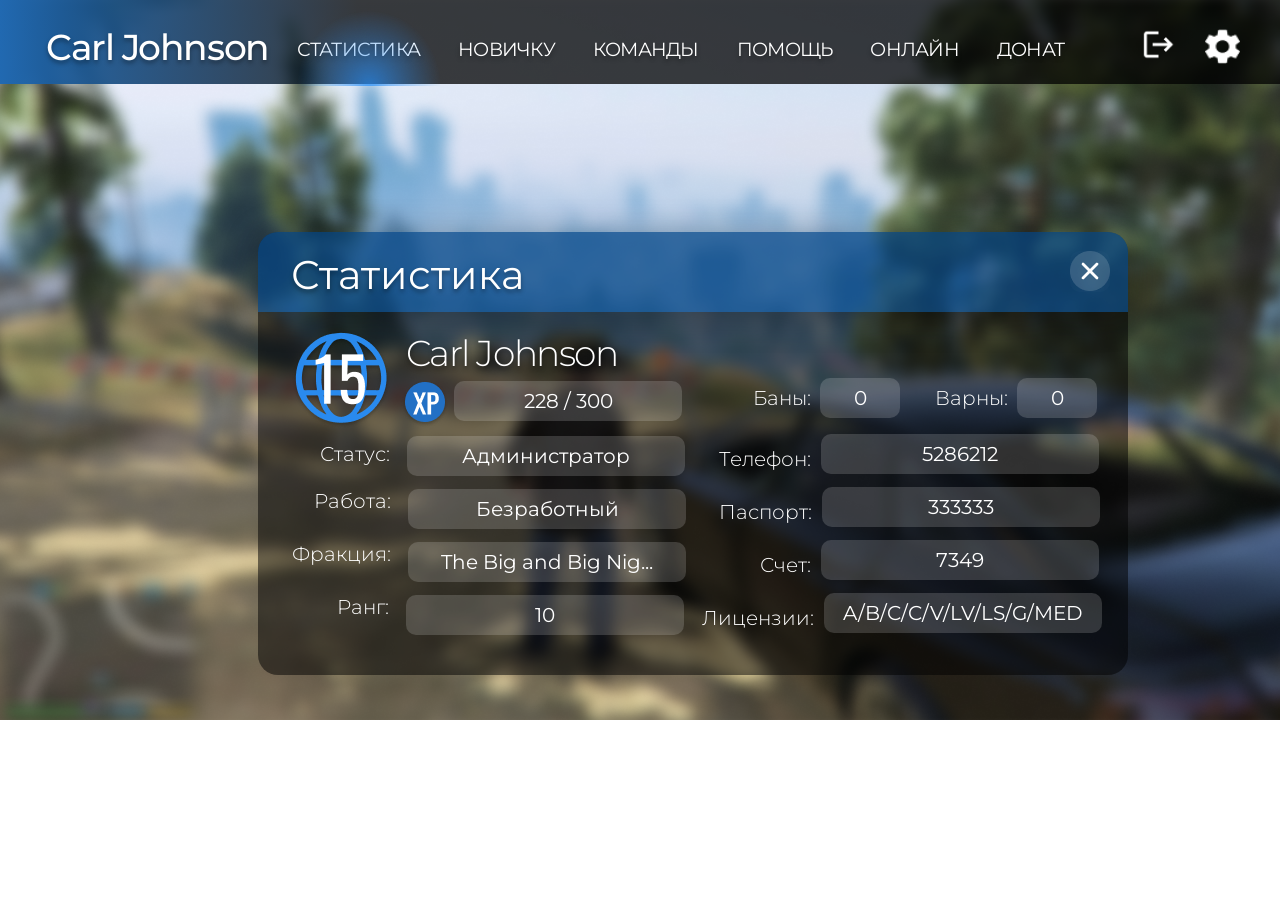
<file: design/design/statictic.html>
<!DOCTYPE html>
<html lang="en">

<head>
    <meta charset="UTF-8">
    <meta http-equiv="X-UA-Compatible" content="IE=edge">
    <meta name="viewport" content="width=device-width, initial-scale=1.0">
    <link rel="stylesheet" href="statictic.css">
    <link href="dist/css/bootstrap.min.css" rel="stylesheet">
    <link rel="preconnect" href="https://fonts.gstatic.com">
    <link href="https://fonts.googleapis.com/css2?family=Montserrat:wght@400;500&display=swap" rel="stylesheet">
    <title>Document</title>
</head>

<body>
    <header class="align-items-center justify-content-center justify-content-md-between d-flex ">
          <h1 class="carl mb-3">Carl Johnson</h1>
        <div class="menu align-items-center justify-content-center justify-content-md-between">
            <nav class="navbar navbar-expand-sm menurow nav col-12 col-md-auto justify-content-center hi header">

                <a class="nav-link a statist mr-5 mb-3" href="statictic.html">СТАТИСТИКА</a>


                <a class="nav-link b mr-5 mb-3" href="beginer.html">НОВИЧКУ</a>


                <a class="nav-link c mr-5 mb-3" href="teams.html">КОМАНДЫ</a>

                <a class="nav-link d mr-5 mb-3" href="help.html">ПОМОЩЬ</a>

                <a class="nav-link  e  mr-5 mb-3" href="online.html">ОНЛАЙН</a>

                <a class="nav-link  f mb-3" href="donate.html">ДОНАТ</a>


            </nav>
            </h2>
        </div>
        <div class="text-end col-md-3 align-items-end justify-content-end z">
            <a class="set" href="settings.html" style="float: right;"></a>
            <a href="http://"><img class="exit" src="pic/ExitIcon.png" width="35px" height="35px"  style="float: right;"></a>
        </div>
        </div>
    </header>
    <main>
        <div class="parentt">
        <div class="block">
            <div class="stat">
                <div class="d-flex">
                    <h1 class="textstatic">Статистика</h1>
                    <button class="exitbut"></button> </div>
            </div>
            <div class="row ">
                <div class="col">
                    <form action="" method="post">
                        <div class="row">
                            <div class="mainblock col-1">
                                <img class="globeicon" src="pic/GlobeIcon.png" alt="" srcset="">
                            </div>
                            <div class="col-1">
                                <h2 class="carl1">Carl Johnson</h2>
                                <div class="row row1">
                                    <img class="xp" src="pic/XPballIcon.png" alt="" srcset="">
                                    <input type="text" name="" id="numbxp" value="228 / 300">
                                </div>
                            </div>
                        </div>
                    </form>
                    <form action="" method="post">
                        <div class="d-flex row2">
                            <h3 class="status">Статус:</h3>
                            <input type="text" name="" id="admin" value="Администратор">
                        </div>
                        <div class="d-flex row2">
                            <h3 class="work">Работа:</h3>
                            <input type="text" name="" id="unwork" value="Безработный">
                        </div>
                        <div class="d-flex row2">
                            <h3 class="fract">Фракция:</h3>
                            <input type="text" name="" id="fract" value="The Big and Big Nig...">
                        </div>
                        <div class="d-flex row2">
                            <h3 class="rang">Ранг:</h3>
                            <input type="text" name="" id="rang" value="10">
                        </div>
                    </form>
                </div>
                <div class="col">
                    <div class="row row2">
                        <div class="d-flex coll1">
                            <h3 class="bans">Баны:</h3>
                            <input type="text" name="" id="bans" value="0">
                        </div>
                        <div class="d-flex coll2">
                            <h3 class="varns">Варны:</h3>
                            <input type="text" name="" id="varns" value="0">
                        </div>
                    </div>
                    <form action="" method="post">
                        <div class="d-flex roww">
                            <h3 class="phone">Телефон:</h3>
                            <input type="text" name="" id="phone" value="5286212">
                        </div>
                        <div class="d-flex roww1">
                            <h3 class="passp">Паспорт:</h3>
                            <input type="text" name="" id="passp" value="333333">
                        </div>
                        <div class="d-flex roww2">
                            <h3 class="schet">Счет:</h3>
                            <input type="text" name="" id="schet" value="7349">
                        </div>
                        <div class="d-flex roww3">
                            <h3 class="licence">Лицензии:</h3>
                            <input type="text" name="" id="licence" value="A/B/C/C/V/LV/LS/G/MED">
                        </div>
                    </form>
                </div>
            </div>
        </div>
    </div>
        </div>
    </main>
</body>

</html>
</file>
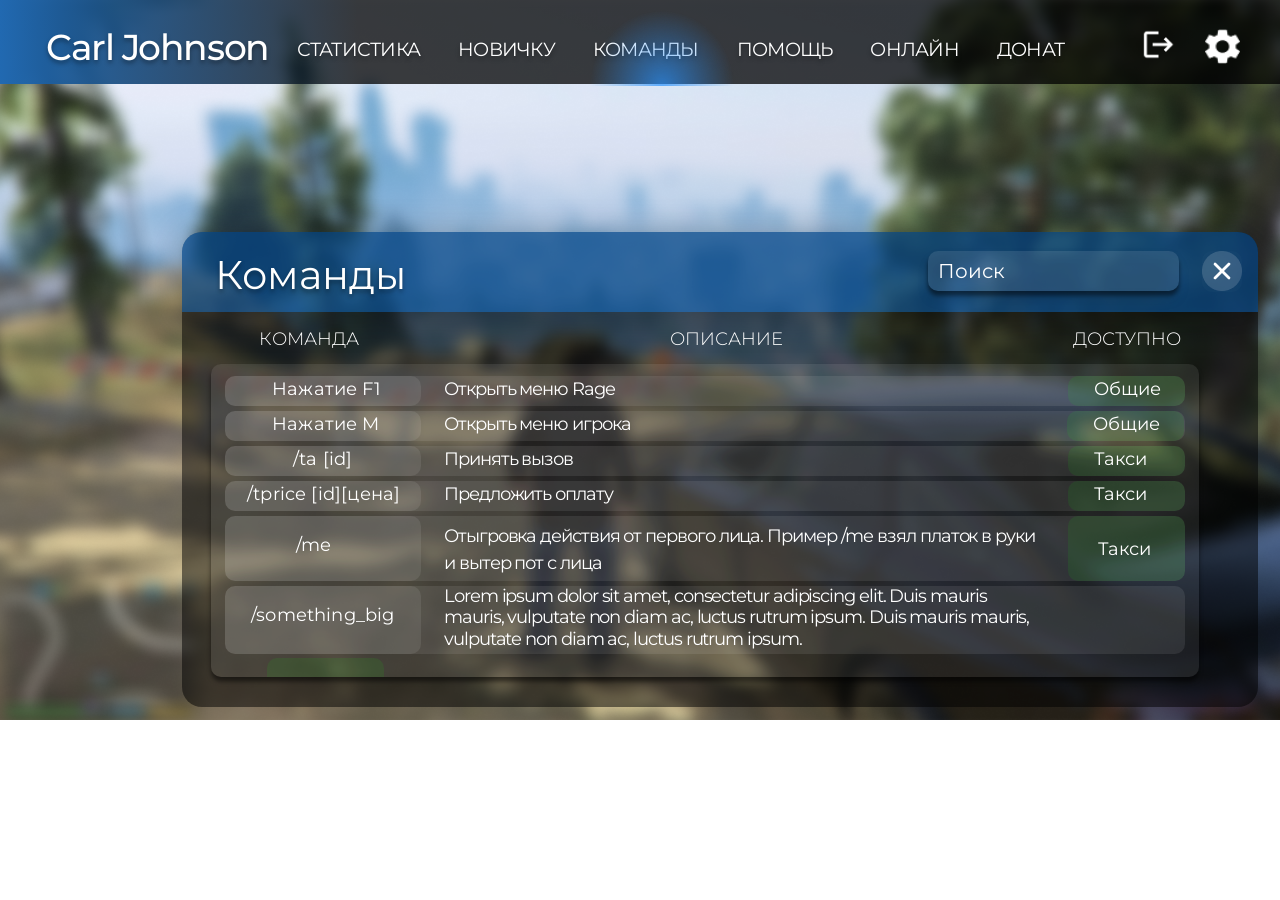
<file: design/design/teams.html>
<!DOCTYPE html>
<html lang="en">
<head>
    <meta charset="UTF-8">
    <meta http-equiv="X-UA-Compatible" content="IE=edge">
    <meta name="viewport" content="width=device-width, initial-scale=1.0">
    <link rel="stylesheet" href="teams.css">
    <link href="dist/css/bootstrap.min.css" rel="stylesheet">
    <link rel="preconnect" href="https://fonts.gstatic.com">
    <link href="https://fonts.googleapis.com/css2?family=Montserrat:wght@400;500&display=swap" rel="stylesheet">
    <title>Document</title>
</head>
<body>
    <header class="align-items-center justify-content-center justify-content-md-between d-flex ">
        <h1 class="carl mb-3">Carl Johnson</h1>
      <div class="menu align-items-center justify-content-center justify-content-md-between">
          <nav class="navbar navbar-expand-sm menurow nav col-12 col-md-auto justify-content-center hi header">

              <a class="nav-link a statist mr-5 mb-3" href="statictic.html">СТАТИСТИКА</a>


              <a class="nav-link b mr-5 mb-3" href="beginer.html">НОВИЧКУ</a>


              <a class="nav-link c mr-5 mb-3" href="teams.html">КОМАНДЫ</a>

              <a class="nav-link d mr-5 mb-3" href="help.html">ПОМОЩЬ</a>

              <a class="nav-link  e  mr-5 mb-3" href="online.html">ОНЛАЙН</a>

              <a class="nav-link  fe mb-3" href="donate.html">ДОНАТ</a>


          </nav>
          </h2>
      </div>
      <div class="text-end col-md-3 align-items-end justify-content-end z">
          <a class="set" href="settings.html" style="float: right;"></a>
          <a href="http://"><img class="exit" src="pic/ExitIcon.png" width="35px" height="35px"  style="float: right;"></a>
      </div>
      </div>
  </header>
  <main>
      <div class="parentt">
        <div class="block">
            <div class="stat">
                <div class="d-flex">
                    <h1 class="textstatic">Команды</h1>
                    <input type="search" name="q" placeholder="Поиск" class="search"> 
                    <button class="exitbut"></button></div>
            </div>
            <div class="mainblock d-flex">
                <h3 class="team">
                    КОМАНДА
                </h3>
                <h3 class="enable">
                    ОПИСАНИЕ
                </h3>
                <h3 class="decs">
                    ДОСТУПНО
                </h3>
            </div>
            <div id="blockcol">
                <div class="row frow">
                    <div class="f"><span class="ftext">Нажатие F1</span></div>
                    <h3 class="openrange">Открыть меню Rage</h3>
                    <div class="all1"><span class="all1text">Общие</span></div>
                </div>
                <div class="row mrow">
                    <div class="m"><span class="mtext">Нажатие M</span></div>
                    <h3 class="openmenu">Открыть меню игрока</h3>
                    <div class="all2"><span class="all2text">Общие</span></div>
                </div>
                <div class="row tarow">
                    <div class="ta"><span class="tatext">/ta [id]</span></div>
                    <h3 class="call">Принять вызов</h3>
                    <div class="all3"><span class="all3text">Такси</span></div>
                </div>
                <div class="row tprow">
                    <div class="tp"><span class="tptext">/tprice [id][цена]</span></div>
                    <h3 class="pay">Предложить оплату</h3>
                    <div class="all4"><span class="all4text">Такси</span></div>
                </div>
                <div class="row merow">
                    <div class="me"><span class="metext">/me</span></div>
                    <h3 class="action">Отыгровка действия от первого лица. Пример /me взял платок в руки<br> и вытер пот с лица</h3>
                    <div class="all5"><span class="all5text">Такси</span></div>
                </div>
                <div class="row sbrow">
                    <div class="sb"><span class="sbtext">/something_big</span></div>
                    <h3 class="lorem">Lorem ipsum dolor sit amet, consectetur adipiscing elit. Duis mauris<br>
                         mauris, vulputate non diam ac, luctus rutrum ipsum.  Duis mauris mauris,<br>
                          vulputate non diam ac, luctus rutrum ipsum. </h3>
                    <div class="all6"><span class="all6text">Такси</span></div>
                </div>
            </div>
        </div>
</body>
</html>
</file>
<file: siteportfolio/siteportfolio/style.css>
@font-face {
    font-family: "Kharkiv Tone Regular";
    src: url("font/Kharkiv Tone Regular.ttf") format("ttf");
    font-style: normal;
    font-weight: thin;
}
.header-s{
    color: white;
    font-family: "Kharkiv Tone Regular";
    font-size: 36px;
    margin: 0;
    float: left;
    padding-top: 28px;
    padding-left: 142px;
}

.desktop{
    float: right;
    display: flex;
}
.menurow{
    color: white;
    font-family: "Kharkiv Tone Regular";
    font-size: 20px;
    margin: 0;
    float: right;
    display: flex;
margin-top: 7px;
   
}
.container{
    position: relative;
    color: white;
}
.m{
    text-decoration: none;
    color: white;
 
    margin: 30px;
}
.mainpic{
    height: auto;
    width: 100%;
    background-color: white;
    margin: 0;
    border: 0;
}
.m1{
    margin-right: 163px;
    margin-left: 30px;
    padding-top: 29px;
    color: white;
    font-family: "Kharkiv Tone Regular";
    font-size: 20px;
    float: right;
    display: flex;
    text-decoration: none;
}
header{
    height: 87px;
    width: 100%;
    background-color: black;
}
body{
    margin: 0;
    padding: 0;
    border: 0;
}
.flowerhead{
    width: 100%;
    margin-top: 0;
}
.graphdes{
    position: absolute;

    left: 145px;
    color: black;
    font-family: "Kharkiv Tone Regular";
    font-size: 36px;
top: 84px;
}
.idea{
    position: absolute;

    left: 146px;
    color: black;
    font-family: "Kharkiv Tone Regular";
    font-size: 20px;
top: 196px;
}
.boot{
   top: 260px;
   left: 146px;
    color: #000000;
    position: absolute;
    padding-top: 25px;
    padding-left: 25px;
    padding-right: 25px;
    padding-bottom: 25px;
    font-family: "Kharkiv Tone Regular";
    text-transform: uppercase;
    font-weight: 400;
    font-size: 20px;
    border: black 4px solid;
    text-decoration: none;
    width:auto;
    margin:20px auto;

}
.skill1{
    color: white;
    float: left;
    padding-left: 126px;
    width: 30%;

}
.skills{
    height: 435px;
    width: 100%;
    background-color: black;
    margin-top: -1%;

display: flex;
    flex-wrap: wrap;
    justify-content: center;
    align-items: center;
    align-content: center;

}
.present{
    color: white;
    position: absolute;
    font-family: "Kharkiv Tone Regular";
    text-transform: uppercase;
    font-weight: 400;
    font-size: 24px;
}
.ex{
    margin: 0;
    padding-top: 89px;
    font-family: "Kharkiv Tone Regular";
    font-weight: 400;
    font-size: 20px;
    line-height: 26px;
}
.skill2{
    color: white;

  width: 30%;
}
.skill3{
    color: white;

    font-family: "Kharkiv Tone Regular";
    width: 30%;
    float: right;
}
.vetka{
height: auto;
width: 50%;
background-color: white;
margin: 0;
float: right;
border: 0;}
.iam{
    width: 50%;
    float: left;
    font-family: "Kharkiv Tone Regular";
letter-spacing: 2.5px;
    font-weight: 400;
  padding-top: 3%;
    line-height: 1.33;
   
      
}
.lori{
    font-size: 26px;
}
.vit{
    font-size: 30px;
}
.hello{
margin-right: 140px;
   margin-left: 140px; 
display: flex;
flex-wrap: wrap;
justify-content: center;
align-items: center;
align-content: center;
}
.portfolio{
    padding-top: 89px;
    font-family: "Kharkiv Tone Regular";
    font-weight: 400;
    font-size: 30px;
    text-align: center;
}
.picportf{
    width: 100%;
    height: auto;
}
.boot1{
   
     color: #000000;
     position: absolute;
     padding-top: 16px;
     padding-left: 7%;
     padding-right: 7%;
     padding-bottom: 16px;
     font-family: "Kharkiv Tone Regular";
     text-transform: uppercase;
     font-weight: 400;
     font-size: 23px;
     border: black 3px solid;
     text-decoration: none;
     width: auto;
 margin-top: 40px;
 margin-bottom: 40px;
 }
 .but{
 
    margin-left: 43%;
    margin-right: 50%;
 }
 .context{
     color: white;
     font-family: "Kharkiv Tone Regular";
     text-transform: uppercase;
     font-weight: 400;
     font-size: 36px;
     text-align: center;
     padding-top: 146px;
 }
 .footer{
     width: 100%;
     height: auto;
     background-image: url("pic/222.jpg");
     margin-top: 139px;
     background-position-x: center;
    background-repeat: no-repeat;
    background-size: 100%;
}
 .foto1{
  margin-left: 50%;
 }
 .texte{
    color: white;
    font-family: "Kharkiv Tone Regular";
  padding-top: 28%;
    font-weight: 400;
    font-size: 18px;
    text-align: center; 
 }
 .texte1{
    color: white;
    font-family: "Kharkiv Tone Regular";
padding-bottom: 2%;
    font-weight: 400;
    font-size: 18px;
    text-align: center; 
 }
 .inst{
     width: 50px;
     height: 50px;
 }
 .teleg{
     width: 50px;
     height: 50px;
 }
 .soc{
     padding-left: 47%;
     padding-bottom: 308px
 }
</file>
<file: design/design/beginer.css>
body{
    width: 100%;
    height: auto;
    background-image: url('pic/image1.png');
  background-size: 100% auto;
    background-repeat: no-repeat;
}

.carl{
    padding-top: 27px;
    float: left;
    font-family: 'Montserrat', sans-serif;
    font-size: 36px;
    color: white;
    text-shadow: 0px 3px 4px rgba(0, 0, 0, 0.35);
    line-height: 29px;
    text-align: center;
    letter-spacing: -0.04em;
    padding-left: 46px;
   
  

    margin: 0;
    float: left;
 
}
header{
    height: 84px;
    width: 100%;
    background: rgb(33,105,177);
    background: linear-gradient(90deg, rgba(33,105,177,1) 0%, rgba(0,0,0,0.7514356084230567) 28%, rgba(0,0,0,0.75) 94%);
}

.menu{

    
    float: right;
    display: flex;


}
.menurow{
    
    color: white;
    font-family: 'Montserrat', sans-serif;
    font-size: 24px;
    color: white;
    text-shadow: 0px 3px 4px rgba(0, 0, 0, 0.35);
    line-height: 29px;
    text-align: center;
    letter-spacing: -0.04em;
    padding-left: 183px;
    margin-top: 30px;
    font-weight: 400;
    float: right;
    display: flex;
}
.nagivat{
    float: right;
    display: flex;
}
a{
    padding-right: 50px;
    color: white !important;
    flex-direction: row;
    padding-bottom: 35px;
}
.set{
    margin-right: 17px;
    margin-left: 29px;
    margin-top: 9px;
    background-image: url("pic/Vector.png");
    background-repeat: no-repeat;
    background-size: 35px 35px;
}
.exit{
    margin-top: 7px;
}
.hi{
    z-index: 1;
}

/*header*/

.parentt{
    width: 100%;
    height: 100%;
    position: absolute;
    top: 0;
    left: 0;
    overflow: auto;
}

.block{
    width: 901px;
    height: 628px;
    background-color: #00000080;
    margin-top: 318px;
    margin-left: 525px;
    border-radius: 20px;
    position: absolute;
    top: 50%;
    left: 50%;
  margin: -218px 0 0 -382px;
}
main{
    height: 443px !important;
}
.stat{
    font-family: 'Montserrat', sans-serif;
    font-size: 36px;
    color: white;
    text-shadow: 0px 3px 4px rgba(0, 0, 0, 0.35);
    line-height: 43px;
    padding-top: 19px;
    box-shadow: 0px 4px 32px 3px rgba(0, 0, 0, 0.25);
    padding-left: 33px;
    background-color:#0074e765;
    border-radius: 20px 20px 0 0;
    height: 80px;
}
.textstatic{
    font-weight: 400;
}
.exitbut{
    margin-left: 72%;
}
.hi{
    font-size: 25px;
    color: white;
    font-family: 'Montserrat', sans-serif;
    font-weight: 300;
    line-height: 25px;
    letter-spacing: -0.04em;
    margin-left: 33px;
    margin-top: 26px;
    margin-bottom: 24px;
}
.this{
    font-size: 19px;
    color: white;
    font-family: 'Montserrat', sans-serif;
    font-weight: 300;
    line-height: 28px;
    margin-left: 33px;
}
.parag{
    margin-right: 43px;
}
.bigimage{
    margin-top: 10px;
    margin-left: 30px;
}
.smallimage1{
    margin-top: 10px;
} 
.smallimage2{
    margin-top: 26px;
}
.exitbut {
    margin-left: 3%;
    background-image: url("pic/ExitButton.png");
    background-size: 40px 40px;
    background-repeat: no-repeat;
    padding-bottom: 40px;
}
button.exitbut{
    width: 40px;
    margin-left: 630px;
}
button{
    height: 30px;
background: #ffffff17;
border-radius: 10px !important;
border: transparent;
background-color: rgba(255, 255, 255, 0.014);
}
.z{
    z-index: 1;
}


@media (min-width: 576px){
    .navbar-expand-sm {
        -webkit-box-orient: horizontal;
        -webkit-box-direction: normal;
        -ms-flex-flow: wrap;
        flex-flow: column;
        -webkit-box-pack: start;
        -ms-flex-pack: start;
        justify-content: flex-start;
    }
    }
    .header{
        font-size: calc(1em + 0.2vw);
    }
    @media (min-width:576px) {
        .header{
            margin-left: -185px;
            margin-right: -364px;
        }
        
    }
    
    @media (min-width:576px) {
        .set {
          margin-right: 10px;
        }
        
    }
    
   
@media (min-width:576px) {
    .nav-link {
      margin-left: -42px;
      margin-right: 5px;
    }
    
}
    .b::before{
        content: url("pic/Selectionshade.png");
        position: absolute;
        bottom: 2px;
        left: 138px;
    }
</file>
<file: design/design/cars.css>
body{
    width: 100%;
    height: auto;
    background-image: url('pic/image1.png');
  background-size: 100% auto;
    background-repeat: no-repeat;
}

.carl{
    padding-top: 27px;
    float: left;
    font-family: 'Montserrat', sans-serif;
    font-size: 36px;
    color: white;
    text-shadow: 0px 3px 4px rgba(0, 0, 0, 0.35);
    line-height: 29px;
    text-align: center;
    letter-spacing: -0.04em;
    padding-left: 46px;
   
  

    margin: 0;
    float: left;
 
}
header{
    height: 84px;
    width: 100%;
    background: rgb(33,105,177);
    background: linear-gradient(90deg, rgba(33,105,177,1) 0%, rgba(0,0,0,0.7514356084230567) 28%, rgba(0,0,0,0.75) 94%);
}

.menu{

    
    float: right;
    display: flex;


}
.menurow{
    
    color: white;
    font-family: 'Montserrat', sans-serif;
    font-size: 24px;
    color: white;
    text-shadow: 0px 3px 4px rgba(0, 0, 0, 0.35);
    line-height: 29px;
    text-align: center;
    letter-spacing: -0.04em;
    padding-left: 183px;
    margin-top: 30px;
    font-weight: 400;
    float: right;
    display: flex;
}
.nagivat{
    float: right;
    display: flex;
}
a{
    padding-right: 50px;
    color: white !important;
    flex-direction: row;
    padding-bottom: 35px;
}
.set{
    margin-right: 17px;
    margin-left: 29px;
    margin-top: 9px;
    background-image: url("pic/Vector.png");
    background-repeat: no-repeat;
    background-size: 35px 35px;
}
.exit{
    margin-top: 7px;
}
.hi{
    z-index: 1;
}

/*header*/

.parentt{
    width: 100%;
    height: 100%;
    position: absolute;
    top: 0;
    left: 0;
    overflow: auto;
}
.block {
    width: 974px;
    height: 425px;
    background-color: #00000080;
    margin-top: 243px;
    margin-left: 520px;
    border-radius: 20px;
    position: absolute;
    top: 50%;
    left: 50%;
    margin: -218px 0 0 -535px;
}

main {
    height: 443px !important;
}

.stat {
    font-family: 'Montserrat', sans-serif;
    font-size: 36px;
    color: white;
    text-shadow: 0px 3px 4px rgba(0, 0, 0, 0.35);
    line-height: 43px;
    padding-top: 17px;
    box-shadow: 0px 4px 32px 3px rgba(0, 0, 0, 0.25);
    padding-left: 19px;
    background-color: #0074e765;
    border-radius: 20px 20px 0 0;
    height: 80px;
}

.textstatic {
    font-weight: 400;
}

.main {
    font-family: 'Montserrat', sans-serif;
    font-size: 25px;
    color: white;
    font-weight: 300;
    margin-left: 142px;
    margin-right: 45px;
    margin-top: 15px;
}

.vip {
    font-family: 'Montserrat', sans-serif;
    font-size: 25px;
    color: white;
    margin-right: 8px;
    margin-top: 10px;
}

.cars {
    font-family: 'Montserrat', sans-serif;
    font-size: 25px;
    color: white;
    font-weight: 300;
    margin-top: 15px;
}

.exitbut {
    margin-left: 3%;
    background-image: url("pic/ExitButton.png");
    background-size: 40px 40px;
    background-repeat: no-repeat;
    padding-bottom: 40px;
}
button.exitbut{
    width: 40px;
    margin-left: 118px;
}
.vip{
    margin-top: 14px;
}
.bronze {
/* Back */



    background: #ffffff36; ;width: 218px;
    height: 155px;
    margin-top: 26px;
    font-weight: 300;
    padding-top: 100px;
    padding-left: 46px;
    box-shadow: 0px 4px 32px 3px rgba(0, 0, 0, 0.25);
    border-radius: 10px 10px 0px 0px;
}
.bronzee {
    background:#ffffff36;
            width: 218px;
            height: 82px;
            margin-top: 105px;
            font-weight: 300;
            padding-top: 100px;
            padding-left: 46px;
      
            border-radius: 10px 10px 0px 0px;
}
.text150{
    font-size: 20px;
    font-weight: 300;
    margin-left: 13px;
    margin-top: -42px;
}
.text225{
    font-size: 20px;
    font-weight: 300;
   margin-top: 30px;
}
button{
width: 196px;
height: 30px;
background: #ffffff17;
border-radius: 10px !important;
border: transparent;
background-color: rgba(255, 255, 255, 0);
}
.buy{
    font-family: 'Montserrat', sans-serif;
    font-size: 16px;
    color: white;
    font-weight: 300;
    position: relative;
    bottom: 14px;
}
.bronzet1 {
    font-size: 28px;
}

.info1 {
    border-radius: 0px 0px 10px 10px;
    background: #ffffff36;
    width: 217px;
    height: 143px;
    padding-top: 20px;
    
}
.info11 {
    border-radius: 0px 0px 10px 10px;
    background: #787777fc;
    width: 217px;
    height: 72px;
    padding-top: 20px;
    padding-left: 11px;
}

.fasttext {
    font-family: 'Montserrat', sans-serif;
    font-size: 16px;
    color: white;
    font-weight: 300;
    position: relative;
    text-align: center;
    left: 55px;
    bottom: 13px;
}

.fast {
    width: 196px;
    height: 30px;
    margin-left: 10px;
    background: #ffffff25;
    border-radius: 10px 10px 0px 0px;
    margin-bottom: 7px;
}

.teamleave {
    font-family: 'Montserrat', sans-serif;
    font-size: 16px;
    color: white;
    font-weight: 300;
    text-align: center;
position: relative;
bottom: 14px;

}

.tl {
    width: 196px;
    height: 30px;
    margin-left: 10px;
    background: #ffffff25;
    margin-bottom: 7px;
    text-align: center;
}

.hand {
    font-family: 'Montserrat', sans-serif;
    font-size: 16px;
    color: white;
    font-weight: 300;
    text-align: center;
    left: 50px;
    position: relative;
    bottom: 13px;
}

.bh {
    width: 196px;
    height: 30px;
    margin-left: 10px;
    background: #ffffff25;
    border-radius: 0px 0px 10px 10px;
    margin-bottom: 7px;
}

.silver {
    background: #ffffff36;
            width: 216px;
            height: 155px;
            margin-top: 26px;
            font-weight: 300;
            padding-top: 100px;
            padding-left: 58px; width: 216px;
    height: 155px;
    margin-top: 26px;
    font-weight: 300;
    padding-top: 100px;
    padding-left: 58px;
    box-shadow: 0px 4px 32px 3px rgba(0, 0, 0, 0.25);
    border-radius: 10px 10px 0px 0px;
    box-shadow: 0px 4px 32px 3px rgba(0, 0, 0, 0.25);
    border-radius: 10px 10px 0px 0px;
}
.silverr {
    background: #ffffff36;
            width: 216px;
            height: 82px;
            margin-top: 74px;
            font-weight: 300;
            padding-top: 24px;
            padding-left: 58px;
            border-radius: 10px 10px 0px 0px;
}

.silver1 {
    font-size: 28px;
}

.info2 {
    border-radius: 0px 0px 10px 10px;
    background: #ffffff36;
    width: 217px;
    height: 143px;
    padding-top: 20px;
}
.info22 {
    border-radius: 0px 0px 10px 10px;
    background: #787777fc;
    width: 217px;
    height: 72px;
    padding-top: 20px;
    padding-left: 11px;
}
.bronzetextsil {
    font-family: 'Montserrat', sans-serif;
    font-size: 16px;
    color: white;
    font-weight: 300;
    position: relative;
    text-align: center;
    left: 53px;
    bottom: 13px;
}

.bronzeplus {
    width: 196px;
    height: 30px;
    margin-left: 10px;
    background: #ffffff25;
    border-radius: 10px 10px 0px 0px;
    margin-bottom: 7px;
}

.exptext {
    font-family: 'Montserrat', sans-serif;
    font-size: 16px;
    color: white;
    font-weight: 300;
    position: relative;
    text-align: center;
    left: 53px;
    bottom: 14px;
}

.exp {
    width: 196px;
    height: 30px;
    margin-left: 10px;
    background: #ffffff25;
    margin-bottom: 7px;
}

.soldtext {
    font-family: 'Montserrat', sans-serif;
    font-size: 16px;
    color: white;
    font-weight: 300;
    position: relative;
    text-align: center;
    left: 53px;
    bottom: 13px;
}

.sold {
    width: 196px;
    height: 30px;
    margin-left: 10px;
    background: #ffffff25;
    border-radius: 0px 0px 10px 10px;
    margin-bottom: 7px;
}




.gold {
background:#ffffff36;box-shadow: 0px 4px 32px 3px rgba(0, 0, 0, 0.25);
border-radius: 10px 0px 0px 10px;
  width: 216px;
    height: 155px;
    margin-top: 26px;
    font-weight: 300;
    position: relative;
    padding-top: 100px;
    padding-left: 58px;
    box-shadow: 0px 4px 32px 3px rgba(0, 0, 0, 0.25);
    border-radius: 10px 10px 0px 0px;
    box-shadow: 0px 4px 32px 3px rgba(0, 0, 0, 0.25);
    border-radius: 10px 10px 0px 0px;
}

.golde {
    background:#ffffff36;
            border-radius: 10px 0px 0px 10px;
            width: 216px;
            height: 87px;
            margin-top: 69px;
            font-weight: 300;
            position: relative;
            padding-top: 6px;
            padding-left: 23px;
        border-radius: 10px 10px 0px 0px;
    }
  

.gold1 {
    font-size: 28px;
}
.gold2 {
    font-size: 28px;
    padding-left: 43px;
}

.info3 {
    border-radius: 0px 0px 10px 10px;
    background: #ffffff36;
    width: 217px;
    height: 143px;
    padding-top: 20px;
}
.info33 {
    border-radius: 0px 0px 10px 10px;
    background: #787777fc;
    width: 217px;
    height: 72px;
    padding-top: 20px;
    padding-left: 11px;
}

.goldtextsil {
    font-family: 'Montserrat', sans-serif;
    font-size: 16px;
    color: white;
    font-weight: 300;
    position: relative;
    text-align: center;
    left: 56px;
    bottom: 13px;
}

.goldeplus {
    width: 196px;
    height: 30px;
    margin-left: 10px;
    background: #ffffff25;
    border-radius: 10px 10px 0px 0px;
    margin-bottom: 7px;
}

.premtext {
    font-family: 'Montserrat', sans-serif;
    font-size: 16px;
    color: white;
    font-weight: 300;
    position: relative;
    text-align: center;
    bottom: 14px;
    left: 54px;
    line-height: 1px;
}

.prem {
    width: 196px;
    height: 30px;
    margin-left: 10px;
    background: #ffffff25;
    margin-bottom: 7px;
}

.sold75text {
    font-family: 'Montserrat', sans-serif;
    font-size: 16px;
    color: white;
    font-weight: 300;
    position: relative;
    text-align: center;
    left: 54px;
    bottom: 13px;
}

.sold75 {
    width: 196px;
    height: 30px;
    margin-left: 10px;
    background: #ffffff25;
    border-radius: 0px 0px 10px 10px;
    margin-bottom: 7px;
}




.platinum {
   
background:#ffffff36;box-shadow: 0px 4px 32px 3px rgba(0, 0, 0, 0.25);
    border-radius: 10px 0px 0px 10px;
      width: 216px;
        height: 155px;
        margin-top: 26px;
        font-weight: 300;
        position: relative;
        padding-top: 100px;
        padding-left: 35px;
        box-shadow: 0px 4px 32px 3px rgba(0, 0, 0, 0.25);
        border-radius: 10px 10px 0px 0px;
        box-shadow: 0px 4px 32px 3px rgba(0, 0, 0, 0.25);
        border-radius: 10px 10px 0px 0px;
    }
  

    .platinumm {
   
        background: #ffffff36;
        box-shadow: 0px 4px 32px 3px rgba(0, 0, 0, 0.25);
            border-radius: 10px 0px 0px 10px;
            width: 216px;
            height: 100px;
            margin-top: 57px;
            font-weight: 300;
            position: relative;
            padding-top: 100px;
                padding-left: 23px;
                box-shadow: 0px 4px 32px 3px rgba(0, 0, 0, 0.25);
                border-radius: 10px 10px 0px 0px;
                box-shadow: 0px 4px 32px 3px rgba(0, 0, 0, 0.25);
                border-radius: 10px 10px 0px 0px;
            }
           
            
    .platinum1 {
        font-size: 28px;
    }
    .platinum2 {
        font-size: 28px;
        padding-left: 11px;
    }
    
    .info4 {
        border-radius: 0px 0px 10px 10px;
        background: #ffffff36;
        width: 217px;
        height: 143px;
        padding-top: 20px;
    }
    .info55{
        border-radius: 0px 0px 10px 10px;
    background: #787777fc;
    width: 217px;
    height: 72px;
    padding-top: 20px;
    padding-left: 11px;
    }
    .plattext {
        font-family: 'Montserrat', sans-serif;
        font-size: 16px;
        color: white;
        font-weight: 300;
        position: relative;
        text-align: center;
        left: 52px;
        bottom: 12px;
    }
    
    .platplus {
        width: 196px;
        height: 30px;
        margin-left: 10px;
        background: #ffffff25;
        border-radius: 10px 10px 0px 0px;
        margin-bottom: 7px;
    }
    
    .viphatatext {
        font-family: 'Montserrat', sans-serif;
        font-size: 16px;
        color: white;
        font-weight: 300;
        position: relative;
        text-align: center;
        bottom: 14px;
        left: 53px;
        line-height: 1px;
    }
    
    .viphata {
        width: 196px;
        height: 30px;
        margin-left: 10px;
        background: #ffffff25;
        margin-bottom: 7px;
    }
    
    .sold90text {
        font-family: 'Montserrat', sans-serif;
        font-size: 16px;
        color: white;
        font-weight: 300;
        position: relative;
        text-align: center;
        left: 53px;
        bottom: 13px;
    }
    
    .sold90 {
        width: 196px;
        height: 30px;
        margin-left: 10px;
        background: #ffffff25;
        border-radius: 0px 0px 10px 10px;
        margin-bottom: 7px;
    }
.type1{
    margin-right: 155px;
}
.type2{
    margin-right: 155px;
}
.type3{
    margin-right: 152px;
}
.type4{
    margin-right: 155px;
}




.vipblock1 {
 position: absolute;
    width: 985px;
    top: 50%;
    left: 50%;
    margin: -67px 0 0 -468px;
    display: none;
 
   }
   
   
   .vipblock:hover .vipblock1 {display: block; top: 55%;
   }




    






.z{
    z-index: 1;
}
.type11{
    margin-right: 69px;
    top: -47px;
}
.type22{
    margin-right: 67px;
}
.type33{
    margin-right: 66px;
}
.type44{
    margin-right: 135px;
}


.text250{
    font-size: 20px;
    font-weight: 300;
   margin-top: 30px;
   padding-left: 14px;
}
.text350{
    font-size: 20px;
    font-weight: 300;
   margin-top: -64px;
 padding-left: 12px;
}
.skidka{
    font-family: 'Montserrat', sans-serif;
    font-size: 13px;
    color: white;
    font-weight: 300;
}

@media (min-width: 576px){
    .navbar-expand-sm {
        -webkit-box-orient: horizontal;
        -webkit-box-direction: normal;
        -ms-flex-flow: wrap;
        flex-flow: column;
        -webkit-box-pack: start;
        -ms-flex-pack: start;
        justify-content: flex-start;
    }
    }
    .header{
        font-size: calc(1em + 0.2vw);
    }
    @media (min-width:576px) {
        .header{
            margin-left: -185px;
            margin-right: -364px;
        }
        
    }
    
    @media (min-width:576px) {
        .set {
          margin-right: 10px;
        }
        
    }
    
  
@media (min-width:576px) {
    .nav-link {
      margin-left: -42px;
      margin-right: 5px;
    }
    
}
    .fe::before{
        content: url("pic/Selectionshade.png");
        position: absolute;
        bottom: 5px;
        right: 10px;
    }
</file>
<file: design/design/donate.css>
body{
    width: 100%;
    height: auto;
    background-image: url('pic/image1.png');
  background-size: 100% auto;
    background-repeat: no-repeat;
}

.carl{
    padding-top: 27px;
    float: left;
    font-family: 'Montserrat', sans-serif;
    font-size: 36px;
    color: white;
    text-shadow: 0px 3px 4px rgba(0, 0, 0, 0.35);
    line-height: 29px;
    text-align: center;
    letter-spacing: -0.04em;
    padding-left: 46px;
   
  

    margin: 0;
    float: left;
 
}
header{
    height: 84px;
    width: 100%;
    background: rgb(33,105,177);
    background: linear-gradient(90deg, rgba(33,105,177,1) 0%, rgba(0,0,0,0.7514356084230567) 28%, rgba(0,0,0,0.75) 94%);
}

.menu{

    
    float: right;
    display: flex;


}
.menurow{
    
    color: white;
    font-family: 'Montserrat', sans-serif;
    font-size: 24px;
    color: white;
    text-shadow: 0px 3px 4px rgba(0, 0, 0, 0.35);
    line-height: 29px;
    text-align: center;
    letter-spacing: -0.04em;
    padding-left: 183px;
    margin-top: 30px;
    font-weight: 400;
    float: right;
    display: flex;
}
.nagivat{
    float: right;
    display: flex;
}
a{
    padding-right: 50px;
    color: white !important;
    flex-direction: row;
    padding-bottom: 35px;
}
.set{
    margin-right: 17px;
    margin-left: 29px;
    margin-top: 9px;
    background-image: url("pic/Vector.png");
    background-repeat: no-repeat;
    background-size: 35px 35px;
    z-index: 1;
}
.z{
    z-index: 1;
}
.exit{
    margin-top: 7px;
}
.hi{
    z-index: 1;
}

/*header*/

.parentt{
    width: 100%;
    height: 100%;
    position: absolute;
    top: 0;
    left: 0;
    overflow: auto;
}
.block {
    width: 974px;
    height: 425px;
    background-color: #00000080;
    margin-top: 243px;
    margin-left: 520px;
    border-radius: 20px;
    position: absolute;
    top: 50%;
    left: 50%;
    margin: -218px 0 0 -535px;
}

main {
    height: 443px !important;
}

.stat {
    font-family: 'Montserrat', sans-serif;
    font-size: 36px;
    color: white;
    text-shadow: 0px 3px 4px rgba(0, 0, 0, 0.35);
    line-height: 43px;
    padding-top: 17px;
    box-shadow: 0px 4px 32px 3px rgba(0, 0, 0, 0.25);
    padding-left: 19px;
    background-color: #0074e765;
    border-radius: 20px 20px 0 0;
    height: 80px;
}

.textstatic {
    font-weight: 400;
}

.main {
    font-family: 'Montserrat', sans-serif;
    font-size: 25px;
    color: white;
    font-weight: 300;
    margin-left: 142px;
    margin-right: 45px;
    margin-top: 15px;
}

.vip {
    font-family: 'Montserrat', sans-serif;
    font-size: 25px;
    color: white;
    margin-right: 8px;
    margin-top: 10px;
}

.cars {
    font-family: 'Montserrat', sans-serif;
    font-size: 25px;
    color: white;
    font-weight: 300;
    margin-top: 15px;
}

.exitbut {
    margin-left: 3%;
    background-image: url("pic/ExitButton.png");
    background-size: 40px 40px;
    background-repeat: no-repeat;
    padding-bottom: 40px;
}
button.exitbut{
    width: 40px;
    margin-left: 118px;
}
.vip{
    margin-top: 14px;
}
.bronze {
    background:linear-gradient( 
        322deg
         , #9e672a 31.77%, rgb(163 144 121) 100%);width: 218px;
    height: 155px;
    margin-top: 26px;
    font-weight: 300;
    padding-top: 100px;
    padding-left: 46px;
    box-shadow: 0px 4px 32px 3px rgba(0, 0, 0, 0.25);
    border-radius: 10px 10px 0px 0px;
}
.bronzee {
    background:linear-gradient( 
        219deg
         , #9e672a 31.77%, rgb(157 138 115) 100%);
            width: 218px;
            height: 82px;
            margin-top: 105px;
            font-weight: 300;
            padding-top: 100px;
            padding-left: 46px;
      
            border-radius: 10px 10px 0px 0px;
}
.text150{
    font-size: 20px;
    font-weight: 300;
    margin-left: 13px;
    margin-top: -42px;
}
.text225{
    font-size: 20px;
    font-weight: 300;
   margin-top: 30px;
}
button{
width: 196px;
height: 30px;
background: #ffffff17;
border-radius: 10px !important;
border: transparent;
background-color: rgba(255, 255, 255, 0);
}
.buy{
    font-family: 'Montserrat', sans-serif;
    font-size: 16px;
    color: white;
    font-weight: 300;
    position: relative;
    bottom: 14px;
}
.bronzet1 {
    font-size: 28px;
}

.info1 {
    border-radius: 0px 0px 10px 10px;
    background: #ffffff36;
    width: 217px;
    height: 143px;
    padding-top: 20px;
    
}
.info11 {
    border-radius: 0px 0px 10px 10px;
    background: #787777fc;
    width: 217px;
    height: 72px;
    padding-top: 20px;
    padding-left: 11px;
}

.fasttext {
    font-family: 'Montserrat', sans-serif;
    font-size: 16px;
    color: white;
    font-weight: 300;
    position: relative;
    text-align: center;
    left: 55px;
    bottom: 13px;
}

.fast {
    width: 196px;
    height: 30px;
    margin-left: 10px;
    background: #ffffff25;
    border-radius: 10px 10px 0px 0px;
    margin-bottom: 7px;
}

.teamleave {
    font-family: 'Montserrat', sans-serif;
    font-size: 16px;
    color: white;
    font-weight: 300;
    text-align: center;
position: relative;
bottom: 14px;
left: 20px;
}

.tl {
    width: 196px;
    height: 30px;
    margin-left: 10px;
    background: #ffffff25;
    margin-bottom: 7px;
}

.hand {
    font-family: 'Montserrat', sans-serif;
    font-size: 16px;
    color: white;
    font-weight: 300;
    text-align: center;
    left: 23px;
    position: relative;
    bottom: 13px;
}

.bh {
    width: 196px;
    height: 30px;
    margin-left: 10px;
    background: #ffffff25;
    border-radius: 0px 0px 10px 10px;
    margin-bottom: 7px;
}

.silver {
    background: linear-gradient( 
        314deg
         , #b9b2b2 31.77%, rgb(99 99 99) 100%);
            width: 216px;
            height: 155px;
            margin-top: 26px;
            font-weight: 300;
            padding-top: 100px;
            padding-left: 58px; width: 216px;
    height: 155px;
    margin-top: 26px;
    font-weight: 300;
    padding-top: 100px;
    padding-left: 58px;
    box-shadow: 0px 4px 32px 3px rgba(0, 0, 0, 0.25);
    border-radius: 10px 10px 0px 0px;
    box-shadow: 0px 4px 32px 3px rgba(0, 0, 0, 0.25);
    border-radius: 10px 10px 0px 0px;
}
.silverr {
    background: linear-gradient( 
        216deg
        , #B9B2B2 31.77%, rgb(111 111 111) 100%);
            width: 216px;
            height: 82px;
            margin-top: 74px;
            font-weight: 300;
            padding-top: 24px;
            padding-left: 58px;
            border-radius: 10px 10px 0px 0px;
}

.silver1 {
    font-size: 28px;
}

.info2 {
    border-radius: 0px 0px 10px 10px;
    background: #ffffff36;
    width: 217px;
    height: 143px;
    padding-top: 20px;
}
.info22 {
    border-radius: 0px 0px 10px 10px;
    background: #787777fc;
    width: 217px;
    height: 72px;
    padding-top: 20px;
    padding-left: 11px;
}
.bronzetextsil {
    font-family: 'Montserrat', sans-serif;
    font-size: 16px;
    color: white;
    font-weight: 300;
    position: relative;
    text-align: center;
    left: 63px;
    bottom: 13px;
}

.bronzeplus {
    width: 196px;
    height: 30px;
    margin-left: 10px;
    background: #ffffff25;
    border-radius: 10px 10px 0px 0px;
    margin-bottom: 7px;
}

.exptext {
    font-family: 'Montserrat', sans-serif;
    font-size: 16px;
    color: white;
    font-weight: 300;
    position: relative;
    text-align: center;
    left: 74px;
    bottom: 14px;
}

.exp {
    width: 196px;
    height: 30px;
    margin-left: 10px;
    background: #ffffff25;
    margin-bottom: 7px;
}

.soldtext {
    font-family: 'Montserrat', sans-serif;
    font-size: 16px;
    color: white;
    font-weight: 300;
    position: relative;
    text-align: center;
    left: 53px;
    bottom: 13px;
}

.sold {
    width: 196px;
    height: 30px;
    margin-left: 10px;
    background: #ffffff25;
    border-radius: 0px 0px 10px 10px;
    margin-bottom: 7px;
}




.gold {
background:linear-gradient(
    305deg
    , #ac6903 -14.59%, #c2af03 23.2%, rgb(79 75 62 / 80%) 100%);box-shadow: 0px 4px 32px 3px rgba(0, 0, 0, 0.25);
border-radius: 10px 0px 0px 10px;
  width: 216px;
    height: 155px;
    margin-top: 26px;
    font-weight: 300;
    position: relative;
    padding-top: 100px;
    padding-left: 58px;
    box-shadow: 0px 4px 32px 3px rgba(0, 0, 0, 0.25);
    border-radius: 10px 10px 0px 0px;
    box-shadow: 0px 4px 32px 3px rgba(0, 0, 0, 0.25);
    border-radius: 10px 10px 0px 0px;
}
.gold::before{
    content: url('pic/HOTlabel.png');
    position: absolute;
    bottom: 99px;
    right: 125px;
}

.golde {
    background:linear-gradient( 
        232deg
         , #ac6903 -14.59%, #c2af03 23.2%, rgb(79 75 62 / 80%) 100%);
            border-radius: 10px 0px 0px 10px;
            width: 216px;
            height: 87px;
            margin-top: 69px;
            font-weight: 300;
            position: relative;
            padding-top: 6px;
            padding-left: 23px;
        border-radius: 10px 10px 0px 0px;
    }
    .golde::before{
        content: url('pic/HOTlabel.png');
        position: absolute;
        bottom: 170px;
        right: 125px;
    }

.gold1 {
    font-size: 28px;
}
.gold2 {
    font-size: 28px;
    padding-left: 43px;
}

.info3 {
    border-radius: 0px 0px 10px 10px;
    background: #ffffff36;
    width: 217px;
    height: 143px;
    padding-top: 20px;
}
.info33 {
    border-radius: 0px 0px 10px 10px;
    background: #787777fc;
    width: 217px;
    height: 72px;
    padding-top: 20px;
    padding-left: 11px;
}

.goldtextsil {
    font-family: 'Montserrat', sans-serif;
    font-size: 16px;
    color: white;
    font-weight: 300;
    position: absolute;
    text-align: center;
    left: 87px;
    bottom: 84px;
}

.goldeplus {
    width: 196px;
    height: 30px;
    margin-left: 10px;
    background: #ffffff25;
    border-radius: 10px 10px 0px 0px;
    margin-bottom: 7px;
}

.premtext {
    font-family: 'Montserrat', sans-serif;
    font-size: 16px;
    color: white;
    font-weight: 300;
    position: relative;
    text-align: center;
    bottom: 14px;
    left: 11px;
    line-height: 1px;
}

.prem {
    width: 196px;
    height: 30px;
    margin-left: 10px;
    background: #ffffff25;
    margin-bottom: 7px;
}

.sold75text {
    font-family: 'Montserrat', sans-serif;
    font-size: 16px;
    color: white;
    font-weight: 300;
    position: relative;
    text-align: center;
    left: 54px;
    bottom: 13px;
}

.sold75 {
    width: 196px;
    height: 30px;
    margin-left: 10px;
    background: #ffffff25;
    border-radius: 0px 0px 10px 10px;
    margin-bottom: 7px;
}




.platinum {
   
background: linear-gradient(
    226deg
    , #0849aa 31.77%, rgb(25 28 56 / 91%) 100%);box-shadow: 0px 4px 32px 3px rgba(0, 0, 0, 0.25);
    border-radius: 10px 0px 0px 10px;
      width: 216px;
        height: 155px;
        margin-top: 26px;
        font-weight: 300;
        position: relative;
        padding-top: 100px;
        padding-left: 35px;
        box-shadow: 0px 4px 32px 3px rgba(0, 0, 0, 0.25);
        border-radius: 10px 10px 0px 0px;
        box-shadow: 0px 4px 32px 3px rgba(0, 0, 0, 0.25);
        border-radius: 10px 10px 0px 0px;
    }
    .platinum::before{
        content: url('pic/HOTlabel.png');
        position: absolute;
        bottom: 99px;
        right: 125px;
    }
    

    .platinumm {
   
        background: linear-gradient(
            321deg
            , #0849aa 31.77%, rgb(25 28 56 / 91%) 100%);
        box-shadow: 0px 4px 32px 3px rgba(0, 0, 0, 0.25);
            border-radius: 10px 0px 0px 10px;
            width: 216px;
            height: 100px;
            margin-top: 57px;
            font-weight: 300;
            position: relative;
            padding-top: 100px;
                padding-left: 23px;
                box-shadow: 0px 4px 32px 3px rgba(0, 0, 0, 0.25);
                border-radius: 10px 10px 0px 0px;
                box-shadow: 0px 4px 32px 3px rgba(0, 0, 0, 0.25);
                border-radius: 10px 10px 0px 0px;
            }
            .platinumm::before{
                content: url('pic/HOTlabel.png');
                position: absolute;
                bottom: 169px;
                right: 125px;
            }
            
    .platinum1 {
        font-size: 28px;
    }
    .platinum2 {
        font-size: 28px;
        padding-left: 11px;
    }
    
    .info4 {
        border-radius: 0px 0px 10px 10px;
        background: #ffffff36;
        width: 217px;
        height: 143px;
        padding-top: 20px;
    }
    .info55{
        border-radius: 0px 0px 10px 10px;
    background: #787777fc;
    width: 217px;
    height: 72px;
    padding-top: 20px;
    padding-left: 11px;
    }
    .plattext {
        font-family: 'Montserrat', sans-serif;
        font-size: 16px;
        color: white;
        font-weight: 300;
        position: absolute;
        text-align: center;
        left: 87px;
        bottom: 84px;
    }
    
    .platplus {
        width: 196px;
        height: 30px;
        margin-left: 10px;
        background: #ffffff25;
        border-radius: 10px 10px 0px 0px;
        margin-bottom: 7px;
    }
    
    .viphatatext {
        font-family: 'Montserrat', sans-serif;
        font-size: 16px;
        color: white;
        font-weight: 300;
        position: relative;
        text-align: center;
        bottom: 14px;
        left: 4px;
        line-height: 1px;
    }
    
    .viphata {
        width: 196px;
        height: 30px;
        margin-left: 10px;
        background: #ffffff25;
        margin-bottom: 7px;
    }
    
    .sold90text {
        font-family: 'Montserrat', sans-serif;
        font-size: 16px;
        color: white;
        font-weight: 300;
        position: relative;
        text-align: center;
        left: 53px;
        bottom: 13px;
    }
    
    .sold90 {
        width: 196px;
        height: 30px;
        margin-left: 10px;
        background: #ffffff25;
        border-radius: 0px 0px 10px 10px;
        margin-bottom: 7px;
    }
.type1{
    margin-right: 155px;
}
.type2{
    margin-right: 155px;
}
.type3{
    margin-right: 152px;
}
.type4{
    margin-right: 155px;
}




.vipblock1 {
    width: 985px;
 position: absolute;
    top: 50%;
    left: 50%;
    margin: -65px 0 0 -468px;
    display: none;
   }
   
   
   .vipblock:hover .vipblock1 {display: block; top: 55%;
   }




    







.type11{
    margin-right: 153px;
    top: -47px;
}
.type22{
    margin-right: 151px;
}
.type33{
    margin-right: 151px;
}
.type44{
    margin-right: 135px;
}


.text250{
    font-size: 20px;
    font-weight: 300;
   margin-top: 30px;
   padding-left: 14px;
}
.text350{
    font-size: 20px;
    font-weight: 300;
   margin-top: -64px;
 padding-left: 12px;
}
.skidka{
    font-family: 'Montserrat', sans-serif;
    font-size: 13px;
    color: white;
    font-weight: 300;
}

@media (min-width: 576px){
    .navbar-expand-sm {
        -webkit-box-orient: horizontal;
        -webkit-box-direction: normal;
        -ms-flex-flow: wrap;
        flex-flow: column;
        -webkit-box-pack: start;
        -ms-flex-pack: start;
        justify-content: flex-start;
    }
    }
    .header{
        font-size: calc(1em + 0.2vw);
    }
    @media (min-width:576px) {
        .header{
            margin-left: -185px;
            margin-right: -364px;
        }
        
    }
    
    @media (min-width:576px) {
        .set {
          margin-right: 10px;
        }
        
    }
    
    @media (min-width:576px) {
        .nav-link {
          margin-left: 5px;
          margin-right: 5px;
        }
        
    }
    .fe::before{
        content: url("pic/Selectionshade.png");
        position: absolute;
        bottom: 3px;
        right: 10px;
    }
    
@media (min-width:576px) {
    .nav-link {
      margin-left: -42px;
      margin-right: 5px;
    }
    
}
</file>
<file: design/design/help.css>
body{
    width: 100%;
    height: auto;
    background-image: url('pic/image1.png');
  background-size: 100% auto;
    background-repeat: no-repeat;
}

.carl{
    padding-top: 27px;
    float: left;
    font-family: 'Montserrat', sans-serif;
    font-size: 36px;
    color: white;
    text-shadow: 0px 3px 4px rgba(0, 0, 0, 0.35);
    line-height: 29px;
    text-align: center;
    letter-spacing: -0.04em;
    padding-left: 46px;
   
  

    margin: 0;
    float: left;
 
}
header{
    height: 84px;
    width: 100%;
    background: rgb(33,105,177);
    background: linear-gradient(90deg, rgba(33,105,177,1) 0%, rgba(0,0,0,0.7514356084230567) 28%, rgba(0,0,0,0.75) 94%);
}

.menu{

    
    float: right;
    display: flex;


}
.menurow{
    
    color: white;
    font-family: 'Montserrat', sans-serif;
    font-size: 24px;
    color: white;
    text-shadow: 0px 3px 4px rgba(0, 0, 0, 0.35);
    line-height: 29px;
    text-align: center;
    letter-spacing: -0.04em;
    padding-left: 183px;
    margin-top: 30px;
    font-weight: 400;
    float: right;
    display: flex;
}
.nagivat{
    float: right;
    display: flex;
}
a{
    padding-right: 50px;
    color: white !important;
    flex-direction: row;
    padding-bottom: 35px;
}
.set{
    margin-right: 17px;
    margin-left: 29px;
    margin-top: 9px;
    background-image: url("pic/Vector.png");
    background-repeat: no-repeat;
    background-size: 35px 35px;
}
.exit{
    margin-top: 7px;
}
.hi{
    z-index: 1;
}

/*header*/

.parentt{
    width: 100%;
    height: 100%;
    position: absolute;
    top: 0;
    left: 0;
    overflow: auto;
}


.block {
    width: 670px;
    height: 587px;
    background-color: #00000080;
    margin-top: 318px;
    margin-left: 640px;
    border-radius: 20px;
    position: absolute;
    top: 50%;
    left: 50%;
  margin: -218px 0 0 -360px;
}

main {
    height: 443px !important;
}

.stat {
    font-family: 'Montserrat', sans-serif;
    font-size: 36px;
    color: white;
    text-shadow: 0px 3px 4px rgba(0, 0, 0, 0.35);
    line-height: 43px;
    padding-top: 19px;
    box-shadow: 0px 4px 32px 3px rgba(0, 0, 0, 0.25);
    padding-left: 33px;
    background-color: #0074e765;
    border-radius: 20px 20px 0 0;
    height: 80px;
}

.textstatic {
    font-weight: 400;
}

.exitbut {
    margin-left: 63%;
}

.t {
    font-family: 'Montserrat', sans-serif;
    font-size: 17px;
    color: white;
    text-shadow: 0px 3px 4px rgba(0, 0, 0, 0.35);
    line-height: 22px;
    font-weight: 300;
    margin-left: 24px;
    margin-top: 13px;
    margin-bottom: 17px;
}

.helping {
    width: 622px;
    height: 382px;
    background: #ffffff26;
    box-shadow: 0px 4.43649px 4.43649px rgba(0, 0, 0, 0.5);
    border-radius: 10px;
    margin-left: 24px;
    position: absolute;
    overflow-y: scroll;
    overflow-x: hidden;
}

.time1 {
    color: white;
    font-family: 'Montserrat', sans-serif;
    font-size: 13px;
    font-weight: 300;
    margin-left: 194px;
    margin-right: 13px;
    padding-top: 22px;
}

.block1 {
    width: 324px;
    height: 103px;
    background: linear-gradient(180deg, rgba(41, 146, 254, 0) 22.17%, #2993fe52 51.96%, rgba(41, 146, 254, 0.19) 133.01%);
    border-radius: 10px 10px 0px 10px;
    margin-left: 240px;
    overflow:hidden;
    position: relative;
    bottom: 69px;
    padding-top: 40px;
    padding-left: 12px;
    line-height: 17.6px;
    
}

.text1 {
    font-family: 'Montserrat', sans-serif;
    font-size: 15px;
    color: white;
    line-height: 1px;
    align-items: center;
    letter-spacing: -0.06em;
    overflow: hidden;
}

/* MsgText */

.time2 {
    color: white;
    font-family: 'Montserrat', sans-serif;
    font-size: 13px;
    font-weight: 300;
    margin-left: 351px;
    margin-right: 13px;
    padding-top: 22px;
    bottom: 258px;
    position: absolute;
}

.block2 {
    width: 324px;
    height: 34px;
    background: #ffffff2e;
    border-radius: 10px 10px 10px 10px;
    margin-left: 13px;
    margin-top: 8px;
  
    position: relative;
    bottom: 66px;
    padding-top: 4px;
    padding-left: 11px;
    line-height: 17.6px;
    line-height: normal;
}

.text2 {
    font-family: 'Montserrat', sans-serif;
    font-size: 15px;
    color: white;
    line-height: 1px;
    align-items: center;
    letter-spacing: -0.06em;
    overflow: hidden;
}

.time3 {
    color: white;
    font-family: 'Montserrat', sans-serif;
    font-size: 13px;
    font-weight: 300;
    margin-left: 351px;
    margin-right: 13px;
    padding-top: 22px;
    bottom: 197px;
    position: absolute;
}

.block3 {
    width: 324px;
    height: 68px;
    background: #ffffff2e;
    border-radius: 10px 10px 10px 10px;
    margin-left: 13px;
    margin-top: 8px;
 
    position: relative;
    bottom: 66px;
    padding-left: 11px;
    line-height: 17.6px;
    padding-top: 6px;
}

.text3 {
    font-family: 'Montserrat', sans-serif;
    font-size: 15px;
    color: white;
    line-height: 1px;
    align-items: center;
    letter-spacing: -0.06em;
    overflow: hidden;
}

.time4 {
    color: white;
    font-family: 'Montserrat', sans-serif;
    font-size: 13px;
    font-weight: 300;
    margin-left: 191px;
    margin-right: 13px;
    padding-top: 22px;
    bottom: 94px;
    position: absolute;
}

.block4 {
    width: 324px;
    height: 103px;
    background: linear-gradient(180deg, #2992FE 0%, #4ba2fb6b 0.01%, rgb(41 146 254 / 7%) 133.01%);
    border-radius: 10px 10px 0px 10px;
    margin-left: 240px;

    position: relative;
    bottom: 50px;
    padding-top: 6px;
    padding-left: 12px;
    line-height: 17.6px;
}

.text4 {
    font-family: 'Montserrat', sans-serif;
    font-size: 15px;
    color: white;
    line-height: 1px;
    align-items: center;
    letter-spacing: -0.06em;
    overflow: hidden;
    
}
#send{
    /* TypingField */
    position: absolute;
    left: 26px;
    top: 83%;
    bottom: 4.09%;
    background: #ffffff2c;
    border-radius: 10px;
    width: 595px;
    height: 56px;
    border: beige;
    margin-top: 13px;
    font-family: 'Montserrat', sans-serif;
    font-style: normal;
    font-weight: normal;
    font-size: 18px;
    line-height: 110%;
    align-items: center;
    text-align: justify;
    letter-spacing: -0.03em;
    padding-left: 14px;
    color: #C7C7C7;
    padding-bottom: 20px;

}


button.exitbut{
    width: 40px;
    margin-left: 400px;
}
button{
    height: 30px;
background: #ffffff17;
border-radius: 10px !important;
border: transparent;
background-color: rgba(255, 255, 255, 0.014);
}

.exitbut {
    margin-left: 3%;
    background-image: url("pic/ExitButton.png");
    background-size: 40px 40px;
    background-repeat: no-repeat;
    padding-bottom: 40px;
}
.z{
    z-index: 1;
}



@media (min-width: 576px){
    .navbar-expand-sm {
        -webkit-box-orient: horizontal;
        -webkit-box-direction: normal;
        -ms-flex-flow: wrap;
        flex-flow: column;
        -webkit-box-pack: start;
        -ms-flex-pack: start;
        justify-content: flex-start;
    }
    }
    .header{
        font-size: calc(1em + 0.2vw);
    }
    @media (min-width:576px) {
        .header{
            margin-left: -185px;
            margin-right: -364px;
        }
        
    }
    
    @media (min-width:576px) {
        .set {
          margin-right: 10px;
        }
        
    }
    
    @media (min-width:576px) {
        .nav-link {
          margin-left: 5px;
          margin-right: 5px;
        }
        
    }
  

    input[type="text"] {
        border: none; /* Убираем рамку */
        outline: none; /* Убираем свечение в Chrome и Safari */
        -webkit-appearance: none; /* Убираем рамку в Chrome и Safari */
        width: 274px; /* Ширина поля */
        vertical-align: middle; /* Выравнивание по середине */
       }
       input[type="submit"] {
        width: 32px;
        position: relative;
        height: 32px;
        border: none;
        background: url(pic/SendMsgIcon.png) no-repeat 50% 50%;
        left: 577px;
        top: 335px;}

.d::before{
    content: url("pic/Selectionshade.png");
    position: absolute;
    bottom: 2px;
    left: 427px;
}


@media (min-width:576px) {
    .nav-link {
      margin-left: -42px;
      margin-right: 5px;
    }
    
}
</file>
<file: design/design/online.css>
body{
    width: 100%;
    height: auto;
    background-image: url('pic/image1.png');
  background-size: 100% auto;
    background-repeat: no-repeat;
}

.carl{
    padding-top: 27px;
    float: left;
    font-family: 'Montserrat', sans-serif;
    font-size: 36px;
    color: white;
    text-shadow: 0px 3px 4px rgba(0, 0, 0, 0.35);
    line-height: 29px;
    text-align: center;
    letter-spacing: -0.04em;
    padding-left: 46px;
   
  

    margin: 0;
    float: left;
 
}
header{
    height: 84px;
    width: 100%;
    background: rgb(33,105,177);
    background: linear-gradient(90deg, rgba(33,105,177,1) 0%, rgba(0,0,0,0.7514356084230567) 28%, rgba(0,0,0,0.75) 94%);
}

.menu{

    
    float: right;
    display: flex;


}
.menurow{
    
    color: white;
    font-family: 'Montserrat', sans-serif;
    font-size: 24px;
    color: white;
    text-shadow: 0px 3px 4px rgba(0, 0, 0, 0.35);
    line-height: 29px;
    text-align: center;
    letter-spacing: -0.04em;
    padding-left: 183px;
    margin-top: 30px;
    font-weight: 400;
    float: right;
    display: flex;
}
.nagivat{
    float: right;
    display: flex;
}
a{
    padding-right: 50px;
    color: white !important;
    flex-direction: row;
    padding-bottom: 35px;
}
.set{
    margin-right: 17px;
    margin-left: 29px;
    margin-top: 9px;
    background-image: url("pic/Vector.png");
    background-repeat: no-repeat;
    background-size: 35px 35px;
}
.exit{
    margin-top: 7px;
}
.hi{
    z-index: 1;
}

/*header*/

.parentt{
    width: 100%;
    height: 100%;
    position: absolute;
    top: 0;
    left: 0;
    overflow: auto;
}

.block {
    width: 342px;
    height: 475px;
    background-color: #00000080;
    margin-top: 318px;
    margin-left: 809px;
    border-radius: 20px;
    position: absolute;
    top: 50%;
    left: 50%;
    margin: -218px 0 0 -129px;
}

main {
    height: 443px !important;
}

.stat {
    font-family: 'Montserrat', sans-serif;
    font-size: 36px;
    color: white;
    text-shadow: 0px 3px 4px rgba(0, 0, 0, 0.35);
    line-height: 43px;
    padding-top: 17px;
    box-shadow: 0px 4px 32px 3px rgba(0, 0, 0, 0.25);
    padding-left: 19px;
    background-color: #0074e765;
    border-radius: 20px 20px 0 0;
    height: 80px;
}

.textstatic {
    font-weight: 400;
}

.exitbut {
    margin-left: 32%;
}
.onlinetext{
    font-family: 'Montserrat', sans-serif;
    font-size: 20px;
    color: white;
    font-weight: 300;
    margin-left: 25px;
    margin-top: 20px;
}
.countblock{
width: 287px;
height: 313px;
margin-left: 26px;
background: #ffffff15;
box-shadow: 0px 4.43649px 4.43649px rgba(0, 0, 0, 0.5);
border-radius: 10px;
overflow-y: scroll; overflow-x: hidden;
}
.countblock::-webkit-scrollbar{
    width: 30px;
    background-color: #f9f9fd;
    border-radius: 10px;
}
.countblock::-webkit-scrollbar-thumb{
    background-color: #9e9ea5;
    border-radius: 10px;
}
.t1{
    font-family: 'Montserrat', sans-serif;
    font-size: 18px;
    color: white;
    font-weight: 300;
    text-align: left;
    margin-left: 15px;
    margin-top: 10px;
    margin-right: 9px;
}
#admin{
background: #ffffff34;
margin-top: 8px;
width: 60px;
height: 30px;
text-align: center;
font-size: 18px;
border-radius: 10px;
border: beige;
color: white;
font-family: 'Montserrat', sans-serif;

}



.t2{
    font-family: 'Montserrat', sans-serif;
    font-size: 18px;
    color: white;
    font-weight: 300;
    text-align: left;
    margin-left: 26px;
    margin-top: 6px;
    margin-right: 9px;
}
#goverm{
background: #ffffff34;
margin-top: 3px;
width: 60px;
height: 30px;
text-align: center;
font-size: 18px;
border-radius: 10px;
margin-bottom: 7px;
border: beige;
color: white;
font-family: 'Montserrat', sans-serif;

}

.t3{
    font-family: 'Montserrat', sans-serif;
    font-size: 18px;
    color: white;
    font-weight: 300;
    text-align: left;
    margin-left: 83px;
    margin-top: 2px;
    margin-right: 9px;
}
#police{
background: #ffffff34;
margin-top: -2px;
width: 60px;
height: 30px;
text-align: center;
font-size: 18px;
border-radius: 10px;
border: beige;
color: white;
font-family: 'Montserrat', sans-serif;

}

.t4{
    font-family: 'Montserrat', sans-serif;
    font-size: 18px;
    color: white;
    font-weight: 300;
    text-align: left;
    margin-left: 125px;
    margin-top: 7px;
    margin-right: 9px;
}
#fbr{
background: #ffffff34;
margin-top: 2px;
width: 60px;
height: 30px;
text-align: center;
font-size: 18px;
border-radius: 10px;
border: beige;
color: white;
font-family: 'Montserrat', sans-serif;
}

.t5{
    font-family: 'Montserrat', sans-serif;
    font-size: 18px;
    color: white;
    font-weight: 300;
    text-align: left;
    margin-left: 92px;
    margin-top: 6px;
    margin-right: 9px;
}
#med{
background: #ffffff34;
margin-top: 1px;
width: 60px;
height: 30px;
text-align: center;
font-size: 18px;
border-radius: 10px;
border: beige;
color: white;
font-family: 'Montserrat', sans-serif;

}

.t6{
    font-family: 'Montserrat', sans-serif;
    font-size: 18px;
    color: white;
    font-weight: 300;
    text-align: left;
    margin-left: 106px;
    margin-top: 6px;
    margin-right: 9px;
}
#bands{
background: #ffffff34;
width: 60px;
height: 30px;
text-align: center;
font-size: 18px;
border-radius: 10px;
border: beige;
color: white;
font-family: 'Montserrat', sans-serif;

}

.t7{
    font-family: 'Montserrat', sans-serif;
    font-size: 18px;
    color: white;
    font-weight: 300;
    text-align: left;
    margin-left: 101px;
    margin-top: 4px;
    margin-right: 9px;
}
#maf{
background: #ffffff34;
margin-top: -1px;
width: 60px;
height: 30px;
text-align: center;
font-size: 18px;
border-radius: 10px;
border: beige;
color: white;
font-family: 'Montserrat', sans-serif;

}

.t8{
    font-family: 'Montserrat', sans-serif;
    font-size: 18px;
    color: white;
    font-weight: 300;
    text-align: left;
    margin-left: 108px;
    margin-top: 10px;
    margin-right: 9px;
}
#lorem{
background: #ffffff34;
margin-top: 6px;
width: 60px;
height: 30px;
text-align: center;
font-size: 18px;
border-radius: 10px;
border: beige;
color: white;
font-family: 'Montserrat', sans-serif;

}

button.exitbut{
    width: 40px;
    margin-left: 100px;
}
button{
    height: 30px;
background: #ffffff17;
border-radius: 10px !important;
border: transparent;
background-color: rgba(255, 255, 255, 0.014);
}
.z{

    z-index: 1;
}
.exitbut {
    margin-left: 3%;
    background-image: url("pic/ExitButton.png");
    background-size: 40px 40px;
    background-repeat: no-repeat;
    padding-bottom: 40px;
}



@media (min-width: 576px){
    .navbar-expand-sm {
        -webkit-box-orient: horizontal;
        -webkit-box-direction: normal;
        -ms-flex-flow: wrap;
        flex-flow: column;
        -webkit-box-pack: start;
        -ms-flex-pack: start;
        justify-content: flex-start;
    }
    }
    .header{
        font-size: calc(1em + 0.2vw);
    }
    @media (min-width:576px) {
        .header{
            margin-left: -185px;
            margin-right: -364px;
        }
        
    }
    
    @media (min-width:576px) {
        .set {
          margin-right: 10px;
        }
        
    }
    
    @media (min-width:576px) {
        .nav-link {
          margin-left: 5px;
          margin-right: 5px;
        }
        
    }
    .e::before{
        content: url("pic/Selectionshade.png");
        position: absolute;
        bottom: 2px;
        right: 124px;
    }

    
@media (min-width:576px) {
    .nav-link {
      margin-left: -42px;
      margin-right: 5px;
    }
    
}
</file>
<file: design/design/settings.css>
body{
    width: 100%;
    height: auto;
    background-image: url('pic/image1.png');
  background-size: 100% auto;
    background-repeat: no-repeat;
}

.carl{
    padding-top: 27px;
    float: left;
    font-family: 'Montserrat', sans-serif;
    font-size: 36px;
    color: white;
    text-shadow: 0px 3px 4px rgba(0, 0, 0, 0.35);
    line-height: 29px;
    text-align: center;
    letter-spacing: -0.04em;
    padding-left: 46px;
   
  

    margin: 0;
    float: left;
 
}
header{
    height: 84px;
    width: 100%;
    background: rgb(33,105,177);
    background: linear-gradient(90deg, rgba(33,105,177,1) 0%, rgba(0,0,0,0.7514356084230567) 28%, rgba(0,0,0,0.75) 94%);
}

.menu{

    
    float: right;
    display: flex;


}
.menurow{
    
    color: white;
    font-family: 'Montserrat', sans-serif;
    font-size: 24px;
    color: white;
    text-shadow: 0px 3px 4px rgba(0, 0, 0, 0.35);
    line-height: 29px;
    text-align: center;
    letter-spacing: -0.04em;
    padding-left: 183px;
    margin-top: 30px;
    font-weight: 400;
    float: right;
    display: flex;
}
.nagivat{
    float: right;
    display: flex;
}
a{
    padding-right: 50px;
    color: white !important;
    flex-direction: row;
    padding-bottom: 35px;
}
.set{
    margin-right: 17px;
    margin-left: 29px;
    margin-top: 9px;
    background-image: url("pic/Vector.png");
    background-repeat: no-repeat;
    background-size: 35px 35px;
}
.exit{
    margin-top: 7px;
}
.hi{
    z-index: 1;
}

/*header*/

.parentt{
    width: 100%;
    height: 100%;
    position: absolute;
    top: 0;
    left: 0;
    overflow: auto;
}
.z{
	z-index: 1;
}

/*header*/

.block {
    width: 403px;
    height: 349px;
    background-color: #00000080;
    margin-top: 243px;
    margin-left: 797px;
    border-radius: 20px;
	position: absolute;
    top: 50%;
    left: 50%;
  margin:-218px 0 0 -282px;
}

main {
    height: 443px !important;
}

.stat {
    font-family: 'Montserrat', sans-serif;
    font-size: 36px;
    color: white;
    text-shadow: 0px 3px 4px rgba(0, 0, 0, 0.35);
    line-height: 43px;
    padding-top: 17px;
    box-shadow: 0px 4px 32px 3px rgba(0, 0, 0, 0.25);
    padding-left: 19px;
    background-color: #0074e765;
    border-radius: 20px 20px 0 0;
    height: 80px;
}

.textstatic {
    font-weight: 400;
    font-size: 36px;
}

.main {
    font-family: 'Montserrat', sans-serif;
    font-size: 25px;
    color: white;
    font-weight: 300;
    margin-left: 142px;
    margin-right: 45px;
    margin-top: 15px;
}
button.exitbut{
    width: 40px;
    margin-left: 120px;
}
button{
    height: 30px;
background: #ffffff17;
border-radius: 10px !important;
border: transparent;
background-color: rgba(255, 255, 255, 0.014);
}

.exitbut {
    margin-left: 3%;
    background-image: url("pic/ExitButton.png");
    background-size: 40px 40px;
    background-repeat: no-repeat;
    padding-bottom: 40px;
}
.vip {
    font-family: 'Montserrat', sans-serif;
    font-size: 25px;
    color: white;
    margin-right: 8px;
    margin-top: 10px;
}

.cars {
    font-family: 'Montserrat', sans-serif;
    font-size: 25px;
    color: white;
    font-weight: 300;
    margin-top: 15px;
}

.exitbut {
    margin-left: 32%;
}
.checkbox-green {
	display: inline-block;    
	height: 28px;    
	line-height: 28px;  
	margin-right: 10px;      
	position: relative;
	vertical-align: middle;
	font-size: 14px;
	user-select: none;	
}
.checkbox-green .checkbox-green-switch {
	display: inline-block;	
	height: 28px;
	width: 90px;
	box-sizing: border-box;
	position: relative;	
    border-radius: 10px;
	background: #bdb9b942;
	transition: background-color 0.3s cubic-bezier(0, 1, 0.5, 1);
}
.checkbox-green .checkbox-green-switch:before {
	content: attr(data-label-on);
	display: inline-block;
	box-sizing: border-box;		
	width: 45px;	
	padding: 0 12px;	
	position: absolute;
	top: 0;
	left: 45px;	
	text-transform: uppercase;
	text-align: center;
	color: rgba(255, 255, 255, 0.5);
	font-size: 16px;
	line-height: 28px;
    border-radius: 10px;
}
.checkbox-green .checkbox-green-switch:after {
	content: attr(data-label-off);
	display: inline-block;
	box-sizing: border-box;	
	width: 44px;	
    border-radius: 10px;
	position: absolute;
	top: 1px;
	left: 1px;	
	z-index: 5;
	text-transform: uppercase;
	text-align: center;
	background: white;
	line-height: 26px;
	font-size: 18px;
    font-family: 'Montserrat', sans-serif;
	color: rgb(56, 56, 56);	
	transition: transform 0.3s cubic-bezier(0, 1, 0.5, 1);
}
.checkbox-green input[type="checkbox"] {
	display: block;	
	width: 0;
	height: 0;	
	position: absolute;
	z-index: -1;
	opacity: 0;
    border-radius: 10px;
}
.checkbox-green input[type="checkbox"]:checked + .checkbox-green-switch {
	background-color: #bdb9b942;
}
.checkbox-green input[type="checkbox"]:checked + .checkbox-green-switch:before {
	content: attr(data-label-off);
	left: 0;
}
.checkbox-green input[type="checkbox"]:checked + .checkbox-green-switch:after {
	content: attr(data-label-on);
	color: #353535;
	transform: translate3d(44px, 0, 0);
}
 
/* Hover */
.checkbox-green input[type="checkbox"]:not(:disabled) + .checkbox-green-switch:hover {
	cursor: pointer;
}
.checkbox-green input[type="checkbox"]:not(:disabled) + .checkbox-green-switch:hover:after {
	box-shadow: 0 3px 3px rgba(0, 0, 0, 0.4);
    border-radius: 10px;
}
 
/* Disabled */
.checkbox-green input[type=checkbox]:disabled + .checkbox-green-switch {
	opacity: 0.6;   
	filter: grayscale(50%);
}
 
/* Focus */
.checkbox-green.focused .checkbox-green-switch:after {
	box-shadow: inset 0px 0px 4px #ff5623;
}
.set1{
    font-family: 'Montserrat', sans-serif;
        font-size: 18px;
        color: white;
        font-weight: 300;
        margin-left: 46px;
        margin-top: 17px;
        margin-right: 183px;
}
.set2{
    font-family: 'Montserrat', sans-serif;
        font-size: 18px;
        color: white;
        font-weight: 300;
        margin-left: 46px;
        margin-top: 7px;
        margin-right: 183px;
}
.set3{
    font-family: 'Montserrat', sans-serif;
        font-size: 18px;
        color: white;
        font-weight: 300;
        margin-left: 46px;
        margin-top: 12px;
        margin-right: 183px;
}
.set4{
    font-family: 'Montserrat', sans-serif;
        font-size: 18px;
        color: white;
        font-weight: 300;
        margin-left: 46px;
        margin-top: 10px;
        margin-right: 183px;
}
.set5{
    font-family: 'Montserrat', sans-serif;
        font-size: 18px;
        color: white;
        font-weight: 300;
        margin-left: 46px;
        margin-top: 7px;
        margin-right: 183px;
}
.set6{
    font-family: 'Montserrat', sans-serif;
        font-size: 18px;
        color: white;
        font-weight: 300;
        margin-left: 46px;
        margin-top: 5px;
        margin-right: 183px;
}


.checkbox-green{
    margin-top: 17px;
    border-radius: 10px;
}
.checkbox-green2{
    margin-top: 17px;
    border-radius: 10px;
}
.checkbox-green3{
    margin-top: 17px;
    border-radius: 10px;
}
.checkbox-green4{
    margin-top: 9px;
    border-radius: 10px;
    display: inline-block;
    height: 28px;
    line-height: 28px;
    margin-right: 0px;
    position: relative;
    vertical-align: middle;
    font-size: 14px;
    user-select: none;
    right: 5px;
}
.checkbox-green5{
    margin-top: 6px;
    border-radius: 10px;
    right: 3px;
}
.checkbox-green6{
    margin-top: 4px;
    border-radius: 10px;
    right: 3px;
}



.checkbox-green4 {
	display: inline-block;    
	height: 28px;    
	line-height: 28px;  
	margin-right: 10px;      
	position: relative;
	vertical-align: middle;
	font-size: 14px;
	user-select: none;	
}
.checkbox-green4 .checkbox-green-switch {
	display: inline-block;	
	height: 28px;
	width: 90px;
	box-sizing: border-box;
	position: relative;	
    border-radius: 10px;
	background: #bdb9b942;
	transition: background-color 0.3s cubic-bezier(0, 1, 0.5, 1);
}
.checkbox-green4 .checkbox-green-switch:before {
	content: attr(data-label-on);
	display: inline-block;
	box-sizing: border-box;		
	width: 45px;	
	padding: 0 12px;	
	position: absolute;
	top: 0;
	left: 45px;	
	text-transform: uppercase;
	text-align: center;
	color: rgba(255, 255, 255, 0.5);
	font-size: 16px;
	line-height: 28px;
    border-radius: 10px;
}
.checkbox-green4 .checkbox-green-switch:after {
	content: attr(data-label-off);
	display: inline-block;
	box-sizing: border-box;	
	width: 44px;	
    border-radius: 10px;
	position: absolute;
	top: 1px;
	left: 1px;	
	z-index: 5;
	text-transform: uppercase;
	text-align: center;
	background: white;
	line-height: 26px;
	font-size: 18px;
    font-family: 'Montserrat', sans-serif;
	color: rgb(56, 56, 56);	
	transition: transform 0.3s cubic-bezier(0, 1, 0.5, 1);
}
.checkbox-green4 input[type="checkbox"] {
	display: block;	
	width: 0;
	height: 0;	
	position: absolute;
	z-index: -1;
	opacity: 0;
    border-radius: 10px;
}
.checkbox-green4 input[type="checkbox"]:checked + .checkbox-green-switch {
	background-color: #bdb9b942;
}
.checkbox-green4 input[type="checkbox"]:checked + .checkbox-green-switch:before {
	content: attr(data-label-off);
	left: 0;
}
.checkbox-green4 input[type="checkbox"]:checked + .checkbox-green-switch:after {
	content: attr(data-label-on);
	color: #353535;
	transform: translate3d(44px, 0, 0);
}
 
/* Hover */
.checkbox-green4 input[type="checkbox"]:not(:disabled) + .checkbox-green-switch:hover {
	cursor: pointer;
}
.checkbox-green4 input[type="checkbox"]:not(:disabled) + .checkbox-green-switch:hover:after {
	box-shadow: 0 3px 3px rgba(0, 0, 0, 0.4);
    border-radius: 10px;
}
 
/* Disabled */
.checkbox-green4 input[type=checkbox]:disabled + .checkbox-green-switch {
	opacity: 0.6;   
	filter: grayscale(50%);
}
 
/* Focus */
.checkbox-green.focused .checkbox-green-switch:after {
	box-shadow: inset 0px 0px 4px #ff5623;
}




.checkbox-green5 {
	display: inline-block;    
	height: 28px;    
	line-height: 28px;  
	margin-right: 10px;      
	position: relative;
	vertical-align: middle;
	font-size: 14px;
	user-select: none;	
}
.checkbox-green5 .checkbox-green-switch {
	display: inline-block;	
	height: 28px;
	width: 90px;
	box-sizing: border-box;
	position: relative;	
    border-radius: 10px;
	background: #bdb9b942;
	transition: background-color 0.3s cubic-bezier(0, 1, 0.5, 1);
}
.checkbox-green5 .checkbox-green-switch:before {
	content: attr(data-label-on);
	display: inline-block;
	box-sizing: border-box;		
	width: 45px;	
	padding: 0 12px;	
	position: absolute;
	top: 0;
	left: 45px;	
	text-transform: uppercase;
	text-align: center;
	color: rgba(255, 255, 255, 0.5);
	font-size: 16px;
	line-height: 28px;
    border-radius: 10px;
}
.checkbox-green5 .checkbox-green-switch:after {
	content: attr(data-label-off);
	display: inline-block;
	box-sizing: border-box;	
	width: 44px;	
    border-radius: 10px;
	position: absolute;
	top: 1px;
	left: 1px;	
	z-index: 5;
	text-transform: uppercase;
	text-align: center;
	background: white;
	line-height: 26px;
	font-size: 18px;
    font-family: 'Montserrat', sans-serif;
	color: rgb(56, 56, 56);	
	transition: transform 0.3s cubic-bezier(0, 1, 0.5, 1);
}
.checkbox-green5 input[type="checkbox"] {
	display: block;	
	width: 0;
	height: 0;	
	position: absolute;
	z-index: -1;
	opacity: 0;
    border-radius: 10px;
}
.checkbox-green5 input[type="checkbox"]:checked + .checkbox-green-switch {
	background-color: #bdb9b942;
}
.checkbox-green5 input[type="checkbox"]:checked + .checkbox-green-switch:before {
	content: attr(data-label-off);
	left: 0;
}
.checkbox-green5 input[type="checkbox"]:checked + .checkbox-green-switch:after {
	content: attr(data-label-on);
	color: #353535;
	transform: translate3d(44px, 0, 0);
}
 
/* Hover */
.checkbox-green5 input[type="checkbox"]:not(:disabled) + .checkbox-green-switch:hover {
	cursor: pointer;
}
.checkbox-green5 input[type="checkbox"]:not(:disabled) + .checkbox-green-switch:hover:after {
	box-shadow: 0 3px 3px rgba(0, 0, 0, 0.4);
    border-radius: 10px;
}
 
/* Disabled */
.checkbox-green5 input[type=checkbox]:disabled + .checkbox-green-switch {
	opacity: 0.6;   
	filter: grayscale(50%);
}
 
/* Focus */
.checkbox-green.focused .checkbox-green-switch:after {
	box-shadow: inset 0px 0px 4px #ff5623;
}




.checkbox-green6 {
	display: inline-block;    
	height: 28px;    
	line-height: 28px;  
	margin-right: 10px;      
	position: relative;
	vertical-align: middle;
	font-size: 14px;
	user-select: none;	
}
.checkbox-green6 .checkbox-green-switch {
	display: inline-block;	
	height: 28px;
	width: 90px;
	box-sizing: border-box;
	position: relative;	
    border-radius: 10px;
	background: #bdb9b942;
	transition: background-color 0.3s cubic-bezier(0, 1, 0.5, 1);
}
.checkbox-green6 .checkbox-green-switch:before {
	content: attr(data-label-on);
	display: inline-block;
	box-sizing: border-box;		
	width: 45px;	
	padding: 0 12px;	
	position: absolute;
	top: 0;
	left: 45px;	
	text-transform: uppercase;
	text-align: center;
	color: rgba(255, 255, 255, 0.5);
	font-size: 16px;
	line-height: 28px;
    border-radius: 10px;
}
.checkbox-green6 .checkbox-green-switch:after {
	content: attr(data-label-off);
	display: inline-block;
	box-sizing: border-box;	
	width: 44px;	
    border-radius: 10px;
	position: absolute;
	top: 1px;
	left: 1px;	
	z-index: 5;
	text-transform: uppercase;
	text-align: center;
	background: white;
	line-height: 26px;
	font-size: 18px;
    font-family: 'Montserrat', sans-serif;
	color: rgb(56, 56, 56);	
	transition: transform 0.3s cubic-bezier(0, 1, 0.5, 1);
}
.checkbox-green6 input[type="checkbox"] {
	display: block;	
	width: 0;
	height: 0;	
	position: absolute;
	z-index: -1;
	opacity: 0;
    border-radius: 10px;
}
.checkbox-green6 input[type="checkbox"]:checked + .checkbox-green-switch {
	background-color: #bdb9b942;
}
.checkbox-green6 input[type="checkbox"]:checked + .checkbox-green-switch:before {
	content: attr(data-label-off);
	left: 0;
}
.checkbox-green6 input[type="checkbox"]:checked + .checkbox-green-switch:after {
	content: attr(data-label-on);
	color: #353535;
	transform: translate3d(44px, 0, 0);
}
 
/* Hover */
.checkbox-green6 input[type="checkbox"]:not(:disabled) + .checkbox-green-switch:hover {
	cursor: pointer;
}
.checkbox-green6 input[type="checkbox"]:not(:disabled) + .checkbox-green-switch:hover:after {
	box-shadow: 0 3px 3px rgba(0, 0, 0, 0.4);
    border-radius: 10px;
}
 
/* Disabled */
.checkbox-green6 input[type=checkbox]:disabled + .checkbox-green-switch {
	opacity: 0.6;   
	filter: grayscale(50%);
}
 
/* Focus */
.checkbox-green.focused .checkbox-green-switch:after {
	box-shadow: inset 0px 0px 4px #ff5623;
}



.btn2{
	width: 83px;
    height: 30px;
    background-color: rgba(255, 255, 255, 0.199);
    border-radius: 10px;
    padding-top: 3px;
    margin-top: 4px;
    margin-left: 0px;
    padding-left: 6px;
	border: none;
	font-family: 'Montserrat', sans-serif;
    font-size: 16px;
    color: white;
    font-weight: 300;
    text-align: center;
}
.btntxt2{
    font-family: 'Montserrat', sans-serif;
    font-size: 16px;
    color: white;
    font-weight: 300;
    text-align: center;
   margin-left: 9px;
}
.btn3{
    width: 83px;
    height: 30px;
    background-color: rgba(255, 255, 255, 0.199);
    border-radius: 10px;
    padding-top: 3px;
    margin-top: 7px;
    margin-left: 0px;
    padding-left: 6px;
	font-family: 'Montserrat', sans-serif;
    font-size: 16px;
    color: white;
    font-weight: 300;
    text-align: center;
border: none;
}

@media (min-width: 576px){
.navbar-expand-sm {
    -webkit-box-orient: horizontal;
    -webkit-box-direction: normal;
    -ms-flex-flow: wrap;
    flex-flow: column;
    -webkit-box-pack: start;
    -ms-flex-pack: start;
    justify-content: flex-start;
}
}
.header{
    font-size: calc(1em + 0.2vw);
}
@media (min-width:576px) {
    .header{
        margin-left: -185px;
        margin-right: -364px;
    }
    
}

@media (min-width:576px) {
    .set {
      margin-right: 10px;
    }
    
}

@media (min-width:576px) {
    .nav-link {
      margin-left: 5px;
      margin-right: 5px;
    }
    
}
</file>
<file: design/design/statictic.css>
body{
    width: 100%;
    height: auto;
    background-image: url('pic/image1.png');
  background-size: 100% auto;
    background-repeat: no-repeat;
}

.carl{
    padding-top: 27px;
    float: left;
    font-family: 'Montserrat', sans-serif;
    font-size: 36px;
    color: white;
    text-shadow: 0px 3px 4px rgba(0, 0, 0, 0.35);
    line-height: 29px;
    text-align: center;
    letter-spacing: -0.04em;
    padding-left: 46px;
   
  

    margin: 0;
    float: left;
 
}
header{
    height: 84px;
    width: 100%;
    background: rgb(33,105,177);
    background: linear-gradient(90deg, rgba(33,105,177,1) 0%, rgba(0,0,0,0.7514356084230567) 28%, rgba(0,0,0,0.75) 94%);
}

.menu{

    
    float: right;
    display: flex;


}
.menurow{
    
    color: white;
    font-family: 'Montserrat', sans-serif;
    font-size: 24px;
    color: white;
    text-shadow: 0px 3px 4px rgba(0, 0, 0, 0.35);
    line-height: 29px;
    text-align: center;
    letter-spacing: -0.04em;
    padding-left: 183px;
    margin-top: 30px;
    font-weight: 400;
    float: right;
    display: flex;
}
.nagivat{
    float: right;
    display: flex;
}
a{
    padding-right: 50px;
    color: white !important;
    flex-direction: row;
    padding-bottom: 35px;
}
.set{
    margin-right: 17px;
    margin-left: 29px;
    margin-top: 9px;
    background-image: url("pic/Vector.png");
    background-repeat: no-repeat;
    background-size: 35px 35px;
    z-index: 1;
}
.exit{
    margin-top: 7px;
}
.hi{
    z-index: 1;
}
.z{
    z-index: 1;
}
/*header*/

.parentt{
    width: 100%;
    height: 100%;
    position: absolute;
    top: 0;
    left: 0;
    overflow: auto;
}

.block{
    width: 870px;
    height: 443px;
    background-color: #00000080;
    margin-top: 318px;
    margin-left: 525px;
    border-radius: 20px;
    position: absolute;
    top: 50%;
    left: 50%;
  margin: -218px 0 0 -382px;
}
main{
    height: 443px !important;
}
.stat{
    font-family: 'Montserrat', sans-serif;
    font-size: 36px;
    color: white;
    text-shadow: 0px 3px 4px rgba(0, 0, 0, 0.35);
    line-height: 43px;
    padding-top: 19px;
    box-shadow: 0px 4px 32px 3px rgba(0, 0, 0, 0.25);
    padding-left: 33px;
    background-color:#0074e765;
    border-radius: 20px 20px 0 0;
    height: 80px;
    position: relative;
}
.textstatic{
    font-weight: 400;
}
.statist::before{
    content: url("pic/Selectionshade.png");
    position: absolute;
    bottom: 2px;
}
.exitbut{
    margin-left: 65%;
}
.globeicon{
    margin-left: 33px;
    margin-top: 18px;
}
.carl1{
    padding-top: 27px;
    float: left;
    font-family: 'Montserrat', sans-serif;
    font-size: 36px;
    color: white;
    text-shadow: 0px 3px 4px rgba(0, 0, 0, 0.35);
    line-height: 29px;
    text-align: center;
    letter-spacing: -0.04em;
    padding-left: 77px;
    width: 355px;
    font-weight: 300;
}
.xp{
    padding-left: 121px;
    padding-top: 4px;
}
.row1{
    width: 411px;
}
#numbxp{
    width: 228px;
    margin-left: 5px;
   margin-top: 5px;
   text-align: center;
}
input{
    height: 40px;
    border-radius: 10px;
    border: white;
    background-color: rgb(255 255 255 / 16%);
    color: white;
    font-size: 20px !important;
    font-family: 'Montserrat', sans-serif !important;
}
#admin{
    width: 278px;
    margin-left: 17px;
   text-align: center;
   margin-top: 7px;
}
.status{
    font-family: 'Montserrat', sans-serif;
    font-size: 20px;
    font-weight: 300;
    margin-top: 13px;
    color: white;
    margin-left: 62px;
}
.work{
    font-family: 'Montserrat', sans-serif;
    font-size: 20px;
    font-weight: 300;
    margin-top: 13px;
    color: white;
    margin-left: 56px;
}
#unwork{
    margin-top: 13px;
    width: 278px;
    margin-left: 17px;
   text-align: center;
}
.fract{
    font-family: 'Montserrat', sans-serif;
    font-size: 20px;
    font-weight: 300;
    margin-top: 13px;
    color: white;
    margin-left: 34px;
}
#fract{
    margin-top: 13px;
    width: 278px;
    margin-left: 17px;
   text-align: center;
}
.rang{
    font-family: 'Montserrat', sans-serif;
    font-size: 20px;
    font-weight: 300;
    margin-top: 13px;
    color: white;
    margin-left: 79px;
}
#rang{
    margin-top: 13px;
    width: 278px;
    margin-left: 17px;
   text-align: center;
}
#bans{
    width: 80px;
    margin-left: 9px;
    margin-top: 5px;
    text-align: center !important;
}
#varns{
    width: 80px;
    text-align: center;
    margin-top: 5px;
}
.coll1{
    margin-top: 61px;
}
.coll2{
    margin-top: 61px;
}
.bans{
    font-family: 'Montserrat', sans-serif;
    font-size: 20px;
    font-weight: 300;
    margin-top: 13px;
    color: white;
    margin-left: 60px;
}
.varns{
    font-family: 'Montserrat', sans-serif;
    font-size: 20px;
    font-weight: 300;
    margin-top: 13px;
    color: white;
    margin-left: 35px;
    margin-right: 9px;
}
.row2{
    width: 420px;
}
.phone{
    font-family: 'Montserrat', sans-serif;
    font-size: 20px;
    font-weight: 300;
    margin-top: 13px;
    color: white;
    margin-left: 11px;
}
#phone{
    text-align: center;
    margin-left: 10px;
    width: 278px;
}
.roww{
    margin-top: 16px;
}
.passp{
    font-family: 'Montserrat', sans-serif;
    font-size: 20px;
    font-weight: 300;
    margin-top: 13px;
    color: white;
    margin-left: 11px;
}
#passp{
    text-align: center;
    margin-left: 10px;
    width: 278px;
}
.roww1{
    margin-top: 8px;
}
.roww2{
    margin-top: 8px;
}
.roww3{
    margin-top: 8px;
}
.schet{
    font-family: 'Montserrat', sans-serif;
    font-size: 20px;
    font-weight: 300;
    margin-top: 13px;
    color: white;
    margin-left: 52px;
}
#schet{
    text-align: center;
    margin-left: 10px;
    width: 278px;
}
.licence{
    font-family: 'Montserrat', sans-serif;
    font-size: 20px;
    font-weight: 300;
    margin-top: 13px;
    color: white;
    margin-left: -6px;
}
#licence{
    text-align: center;
    margin-left: 10px;
    width: 278px;
}
.statist{
    margin-left: 194px;
}
.exitbut {
    margin-left: 3%;
    background-image: url("pic/ExitButton.png");
    background-size: 40px 40px;
    background-repeat: no-repeat;
    padding-bottom: 40px;
}
button.exitbut{
    width: 40px;
    margin-left: 546px;
}
button{
    height: 30px;
background: #ffffff17;
border-radius: 10px !important;
border: transparent;
background-color: rgba(255, 255, 255, 0.014);
}
@media (min-width: 576px){
.navbar-expand-sm {
    -webkit-box-orient: horizontal;
    -webkit-box-direction: normal;
    -ms-flex-flow: wrap;
    flex-flow: column;
    -webkit-box-pack: start;
    -ms-flex-pack: start;
    justify-content: flex-start;
}
}
.header{
    font-size: calc(1em + 0.2vw);
}
@media (min-width:576px) {
    .header{
        margin-left: -185px;
        margin-right: -364px;
    }
    
}

@media (min-width:576px) {
    .set {
      margin-right: 10px;
    }
    
}

@media (min-width:576px) {
    .nav-link {
      margin-left: -42px;
      margin-right: 5px;
    }
    
}
</file>
<file: design/design/teams.css>
body{
    width: 100%;
    height: auto;
    background-image: url('pic/image1.png');
  background-size: 100% auto;
    background-repeat: no-repeat;
}

.carl{
    padding-top: 27px;
    float: left;
    font-family: 'Montserrat', sans-serif;
    font-size: 36px;
    color: white;
    text-shadow: 0px 3px 4px rgba(0, 0, 0, 0.35);
    line-height: 29px;
    text-align: center;
    letter-spacing: -0.04em;
    padding-left: 46px;
   
  

    margin: 0;
    float: left;
 
}
header{
    height: 84px;
    width: 100%;
    background: rgb(33,105,177);
    background: linear-gradient(90deg, rgba(33,105,177,1) 0%, rgba(0,0,0,0.7514356084230567) 28%, rgba(0,0,0,0.75) 94%);
}

.menu{

    
    float: right;
    display: flex;


}
.menurow{
    
    color: white;
    font-family: 'Montserrat', sans-serif;
    font-size: 24px;
    color: white;
    text-shadow: 0px 3px 4px rgba(0, 0, 0, 0.35);
    line-height: 29px;
    text-align: center;
    letter-spacing: -0.04em;
    padding-left: 183px;
    margin-top: 30px;
    font-weight: 400;
    float: right;
    display: flex;
}
.nagivat{
    float: right;
    display: flex;
}
a{
    padding-right: 50px;
    color: white !important;
    flex-direction: row;
    padding-bottom: 35px;
}
.set{
    margin-right: 17px;
    margin-left: 29px;
    margin-top: 9px;
    background-image: url("pic/Vector.png");
    background-repeat: no-repeat;
    background-size: 35px 35px;
}
.exit{
    margin-top: 7px;
}
.hi{
    z-index: 1;
}

/*header*/

.parentt{
    width: 100%;
    height: 100%;
    position: absolute;
    top: 0;
    left: 0;
    overflow: auto;
}

/*header*/

.block{
    width: 1076px;
    height: 475px;
    background-color: #00000080;
    margin-top: 318px;
    margin-left: 525px;
    border-radius: 20px;
    position: absolute;
    top: 50%;
    left: 50%;
  margin:-218px 0 0 -458px;
}
main{
    height: 443px !important;
}
.stat{
    font-family: 'Montserrat', sans-serif;
    font-size: 36px;
    color: white !important;
    text-shadow: 0px 3px 4px rgba(0, 0, 0, 0.35);
    line-height: 43px;
    padding-top: 19px;
    box-shadow: 0px 4px 32px 3px rgba(0, 0, 0, 0.25);
    padding-left: 33px;
    background-color:#0074e765;
    border-radius: 20px 20px 0 0;
    height: 80px;
}
.textstatic{
    font-weight: 400;
}
.exitbut{
    margin-left: 1.5%;
}
.search{
    width: 251px;
    padding-left: 10px;
   height: 40px;
   font-size: 20px !important;
   font-family: 'Montserrat', sans-serif !important;
filter: drop-shadow(0px 4px 4px rgba(0, 0, 0, 0.25));
background: #ffffff1a;
box-shadow: 0px 4.43649px 4.43649px rgba(0, 0, 0, 0.5);
border-radius: 10px;
margin-left: 50%;
color: white !important;
border: initial;
}
.search::-webkit-input-placeholder {color:white;}

.team{
   margin-left: 77px;
   margin-right: 311px;
   font-size: 18px !important;
   font-family: 'Montserrat', sans-serif !important;
   color: white;
   margin-top: 17px;
   font-weight: 300;
}
.enable{
    font-size: 18px !important;
    font-family: 'Montserrat', sans-serif !important;
    color: white;
    margin-right: 290px;
    margin-top: 17px;
    font-weight: 300;
}
.decs{
    font-size: 18px !important;
    font-family: 'Montserrat', sans-serif !important;
    color: white;
    margin-top: 17px;
    font-weight: 300;
}
#blockcol{
    width: 988px;
    height: 313px;
    border-radius: 10px;
    background-color: #ffffff15;
    box-shadow: 0px 4.43649px 4.43649px rgba(0, 0, 0, 0.5);
    margin-left: 29px;
    margin-top: 5px;
    padding-top: 12px;
    overflow-y: scroll;
    overflow-x: hidden;
}
.frow{
background-color: #e6e6e618;
border-radius: 10px;
width: 960px;
height: 30px;
margin-left: 14px !important;

}
.f{
width: 196px;
height: 30px;
border-radius: 10px;
background-color: #ffffff15;
position: absolute;

}
.ftext{
    font-family: 'Montserrat', sans-serif !important;
    font-style: normal;
    font-weight: normal;
    font-size: 18px;
    line-height: 150%;
    text-align: center;
letter-spacing: 0.01em;
color: white;
padding-left: 47px;

}

.openrange{
    font-family: 'Montserrat', sans-serif !important;
    font-style: normal;
    font-weight: normal;
    font-size: 18px;
    line-height: 150%;
color: white;
text-align: justify;
letter-spacing: -0.06em;
margin-left: 219px !important;
}
.all1{
    background-color: #04ff0015;
    border-radius: 10px;
    width: 117px;
    height: 30px;
    margin-left: 453px;
}
.all1text{
    color: white;
    font-family: 'Montserrat', sans-serif !important;
    font-style: normal;
    font-weight: normal;
    font-size: 18px;
    line-height: 150%;
    text-align: center;
    padding-left: 26px;
}
.mrow{
    background-color: #e6e6e618;
border-radius: 10px;
width: 960px;
height: 30px;
margin-left: 14px !important;
margin-top: 5px;
}
.m{
    width: 196px;
height: 30px;
border-radius: 10px;
background-color: #ffffff15;
position: absolute;
}
.mtext{
    font-family: 'Montserrat', sans-serif !important;
    font-style: normal;
    font-weight: normal;
    font-size: 18px;
    line-height: 150%;
    text-align: center;
letter-spacing: 0.01em;
color: white;
padding-left: 47px;
}
.openmenu{
    font-family: 'Montserrat', sans-serif !important;
    font-style: normal;
    font-weight: normal;
    font-size: 18px;
    line-height: 150%;
color: white;
text-align: justify;
letter-spacing: -0.06em;
margin-left: 219px !important;
}
.all2{
    background-color: #04ff0015;
    border-radius: 10px;
    width: 117px;
    height: 30px;
    margin-left: 437px;
}

.all2text{
    color: white;
    font-family: 'Montserrat', sans-serif !important;
    font-style: normal;
    font-weight: normal;
    font-size: 18px;
    line-height: 150%;
    text-align: center;
    padding-left: 26px;
}
.tarow{
    background-color: #e6e6e618;
border-radius: 10px;
width: 960px;
height: 30px;
margin-left: 14px !important;
margin-top: 5px;
}
.ta{
    width: 196px;
height: 30px;
border-radius: 10px;
background-color: #ffffff15;
position: absolute;
}
.tatext{
    font-family: 'Montserrat', sans-serif !important;
    font-style: normal;
    font-weight: normal;
    font-size: 18px;
    line-height: 150%;
    text-align: center;
letter-spacing: 0.01em;
color: white;
padding-left: 68px;
}
.call{
    font-family: 'Montserrat', sans-serif !important;
    font-style: normal;
    font-weight: normal;
    font-size: 18px;
    line-height: 150%;
color: white;
text-align: justify;
letter-spacing: -0.06em;
margin-left: 219px !important;
}
.all3{
    background-color: #04ff0015;
    border-radius: 10px;
    width: 117px;
    height: 30px;
    margin-left: 495px;
}

.all3text{
    color: white;
    font-family: 'Montserrat', sans-serif !important;
    font-style: normal;
    font-weight: normal;
    font-size: 18px;
    line-height: 150%;
    text-align: center;
    padding-left: 26px;
}


.tprow{
    background-color: #e6e6e618;
border-radius: 10px;
width: 960px;
height: 30px;
margin-left: 14px !important;
margin-top: 5px;
}
.tp{
    width: 196px;
height: 30px;
border-radius: 10px;
background-color: #ffffff15;
position: absolute;
}
.tptext{
    font-family: 'Montserrat', sans-serif !important;
    font-style: normal;
    font-weight: normal;
    font-size: 18px;
    line-height: 150%;
    text-align: center;
letter-spacing: 0.01em;
color: white;
padding-left: 22px;
}
.pay{
    font-family: 'Montserrat', sans-serif !important;
    font-style: normal;
    font-weight: normal;
    font-size: 18px;
    line-height: 150%;
color: white;
text-align: justify;
letter-spacing: -0.06em;
margin-left: 219px !important;
}
.all4{
    background-color: #04ff0015;
    border-radius: 10px;
    width: 117px;
    height: 30px;
    margin-left: 455px;
}

.all4text{
    color: white;
    font-family: 'Montserrat', sans-serif !important;
    font-style: normal;
    font-weight: normal;
    font-size: 18px;
    line-height: 150%;
    text-align: center;
    padding-left: 26px;
}


.merow{
    background-color: #e6e6e618;
border-radius: 10px;
width: 960px;
height: 65px;
margin-left: 14px !important;
margin-top: 5px;
}
.me{
    width: 196px;
height: 65px;
border-radius: 10px;
background-color: #ffffff15;
position: absolute;
padding-top: 16px;
}
.metext{
    font-family: 'Montserrat', sans-serif !important;
    font-style: normal;
    font-weight: normal;
    font-size: 18px;
    line-height: 150%;
    text-align: center;
letter-spacing: 0.01em;
color: white;
padding-left: 71px;
padding-top: 10px;
}
.action{
    font-family: 'Montserrat', sans-serif !important;
    font-style: normal;
    font-weight: normal;
    font-size: 18px;
    line-height: 150%;
color: white;
text-align: justify;
letter-spacing: -0.06em;
margin-left: 219px !important;
padding-top: 7px;
}
.all5{
    background-color: #04ff0015;
    border-radius: 10px;
    width: 117px;
    height: 65px;
    margin-left: 33px;
    padding-top: 20px;
}

.all5text{
    color: white;
    font-family: 'Montserrat', sans-serif !important;
    font-style: normal;
    font-weight: normal;
    font-size: 18px;
    line-height: 150%;
    text-align: center;
    padding-left: 30px;
}



.sbrow{
    background-color: #e6e6e618;
border-radius: 10px;
width: 960px;
height: 68px;
margin-left: 14px !important;
margin-top: 5px;
}
.sb{
    width: 196px;
height: 68px;
border-radius: 10px;
background-color: #ffffff15;
position: absolute;
padding-top: 16px;
}
.sbtext{
    font-family: 'Montserrat', sans-serif !important;
    font-style: normal;
    font-weight: normal;
    font-size: 18px;
    line-height: 150%;
    text-align: center;
letter-spacing: 0.01em;
color: white;
padding-left: 26px;
padding-top: 10px;
}
.lorem{
    font-family: 'Montserrat', sans-serif !important;
    font-style: normal;
    font-weight: normal;
    font-size: 18px;
color: white;
text-align: justify;
letter-spacing: -0.06em;
margin-left: 219px !important;
}
.all6{
    background-color: #04ff0015;
    border-radius: 10px;
    width: 117px;
    height: 68px;
    margin-left: 42px;
    padding-top: 20px;
}

.all6text{
    color: white;
    font-family: 'Montserrat', sans-serif !important;
    font-style: normal;
    font-weight: normal;
    font-size: 18px;
    line-height: 150%;
    text-align: center;
    padding-left: 30px;
}

button.exitbut{
    width: 40px;
    margin-left: 23px;
}
button{
    height: 30px;
background: #ffffff17;
border-radius: 10px !important;
border: transparent;
background-color: rgba(255, 255, 255, 0.014);
}

.exitbut {
    margin-left: 3%;
    background-image: url("pic/ExitButton.png");
    background-size: 40px 40px;
    background-repeat: no-repeat;
    padding-bottom: 40px;
}
.z{
    z-index: 1;
}


@media (min-width: 576px){
    .navbar-expand-sm {
        -webkit-box-orient: horizontal;
        -webkit-box-direction: normal;
        -ms-flex-flow: wrap;
        flex-flow: column;
        -webkit-box-pack: start;
        -ms-flex-pack: start;
        justify-content: flex-start;
    }
    }
    .header{
        font-size: calc(1em + 0.2vw);
    }
    @media (min-width:576px) {
        .header{
            margin-left: -185px;
            margin-right: -364px;
        }
        
    }
    
    @media (min-width:576px) {
        .set {
          margin-right: 10px;
        }
        
    }
    
   
@media (min-width:576px) {
    .nav-link {
      margin-left: -42px;
      margin-right: 5px;
    }
    
}
    .c::before{
        content: url("pic/Selectionshade.png");
        position: absolute;
        bottom: 2px;
        left: 283px;
    }
</file>
